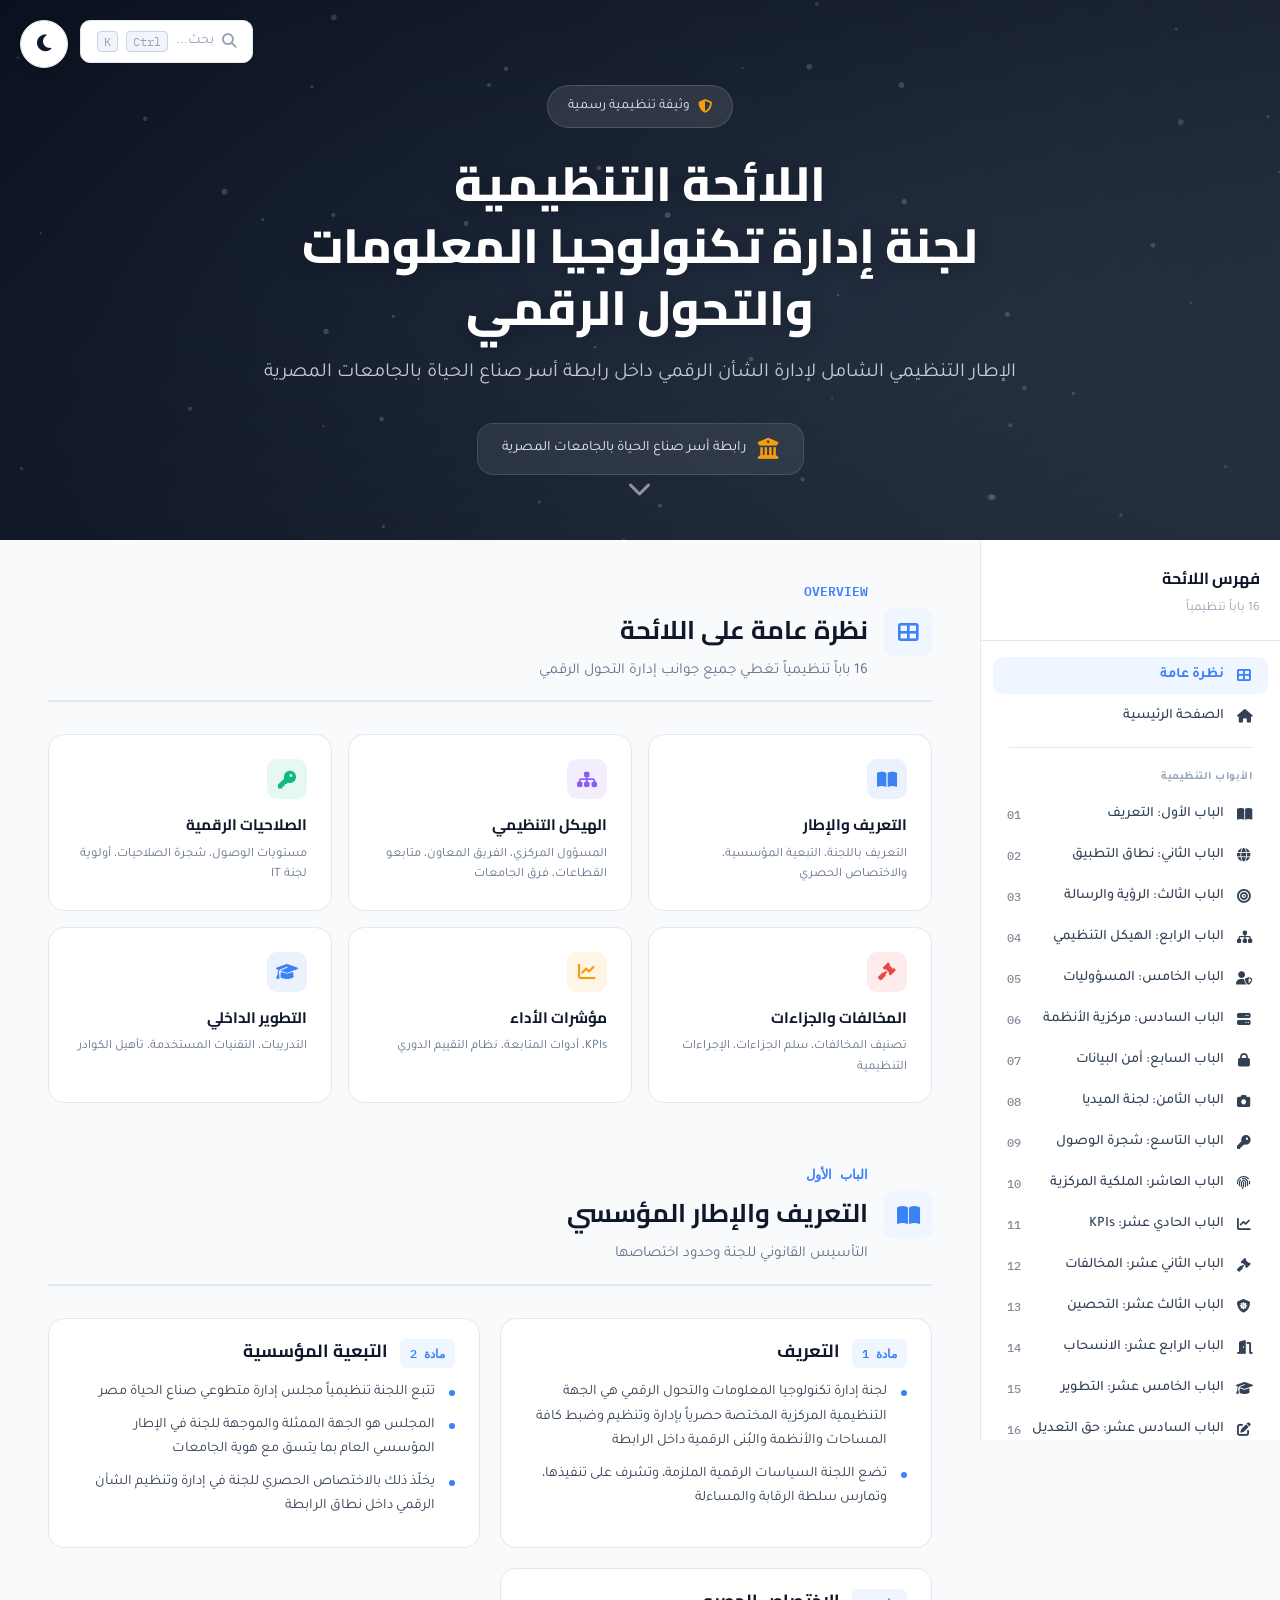
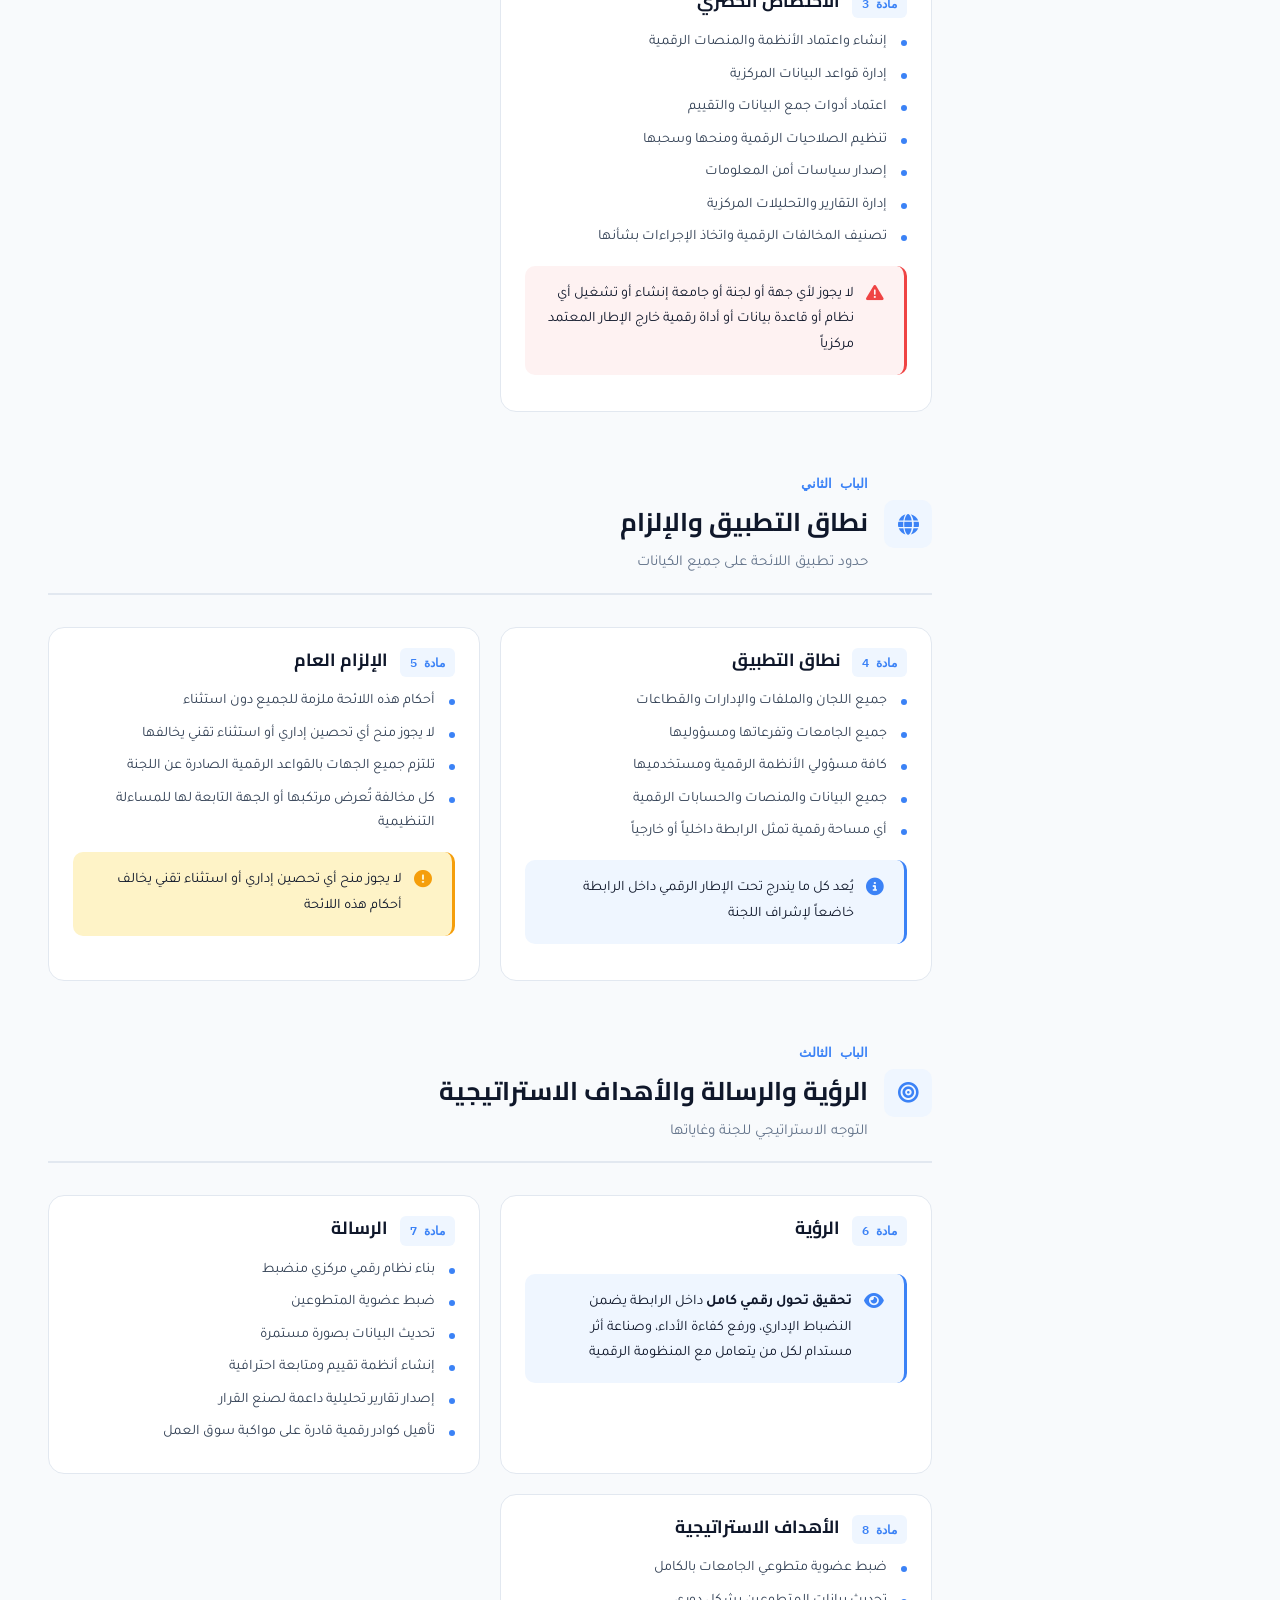
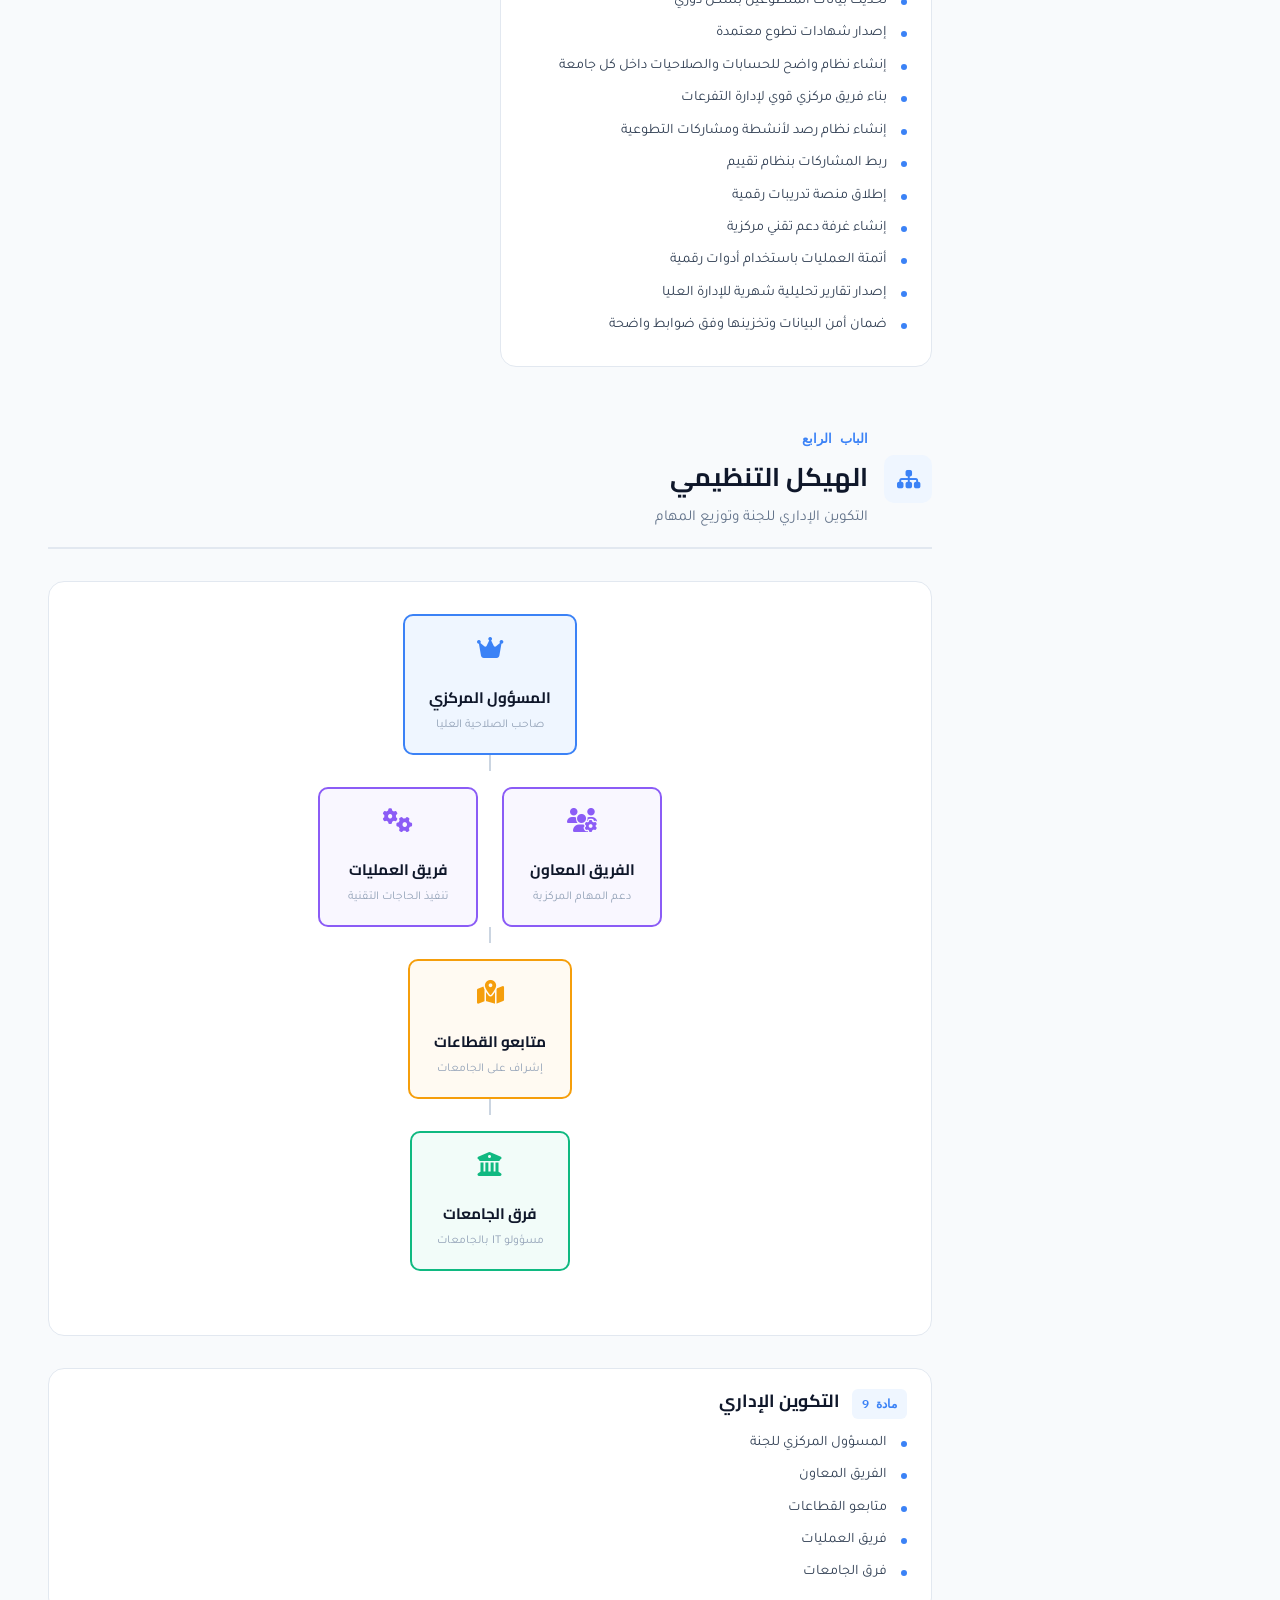
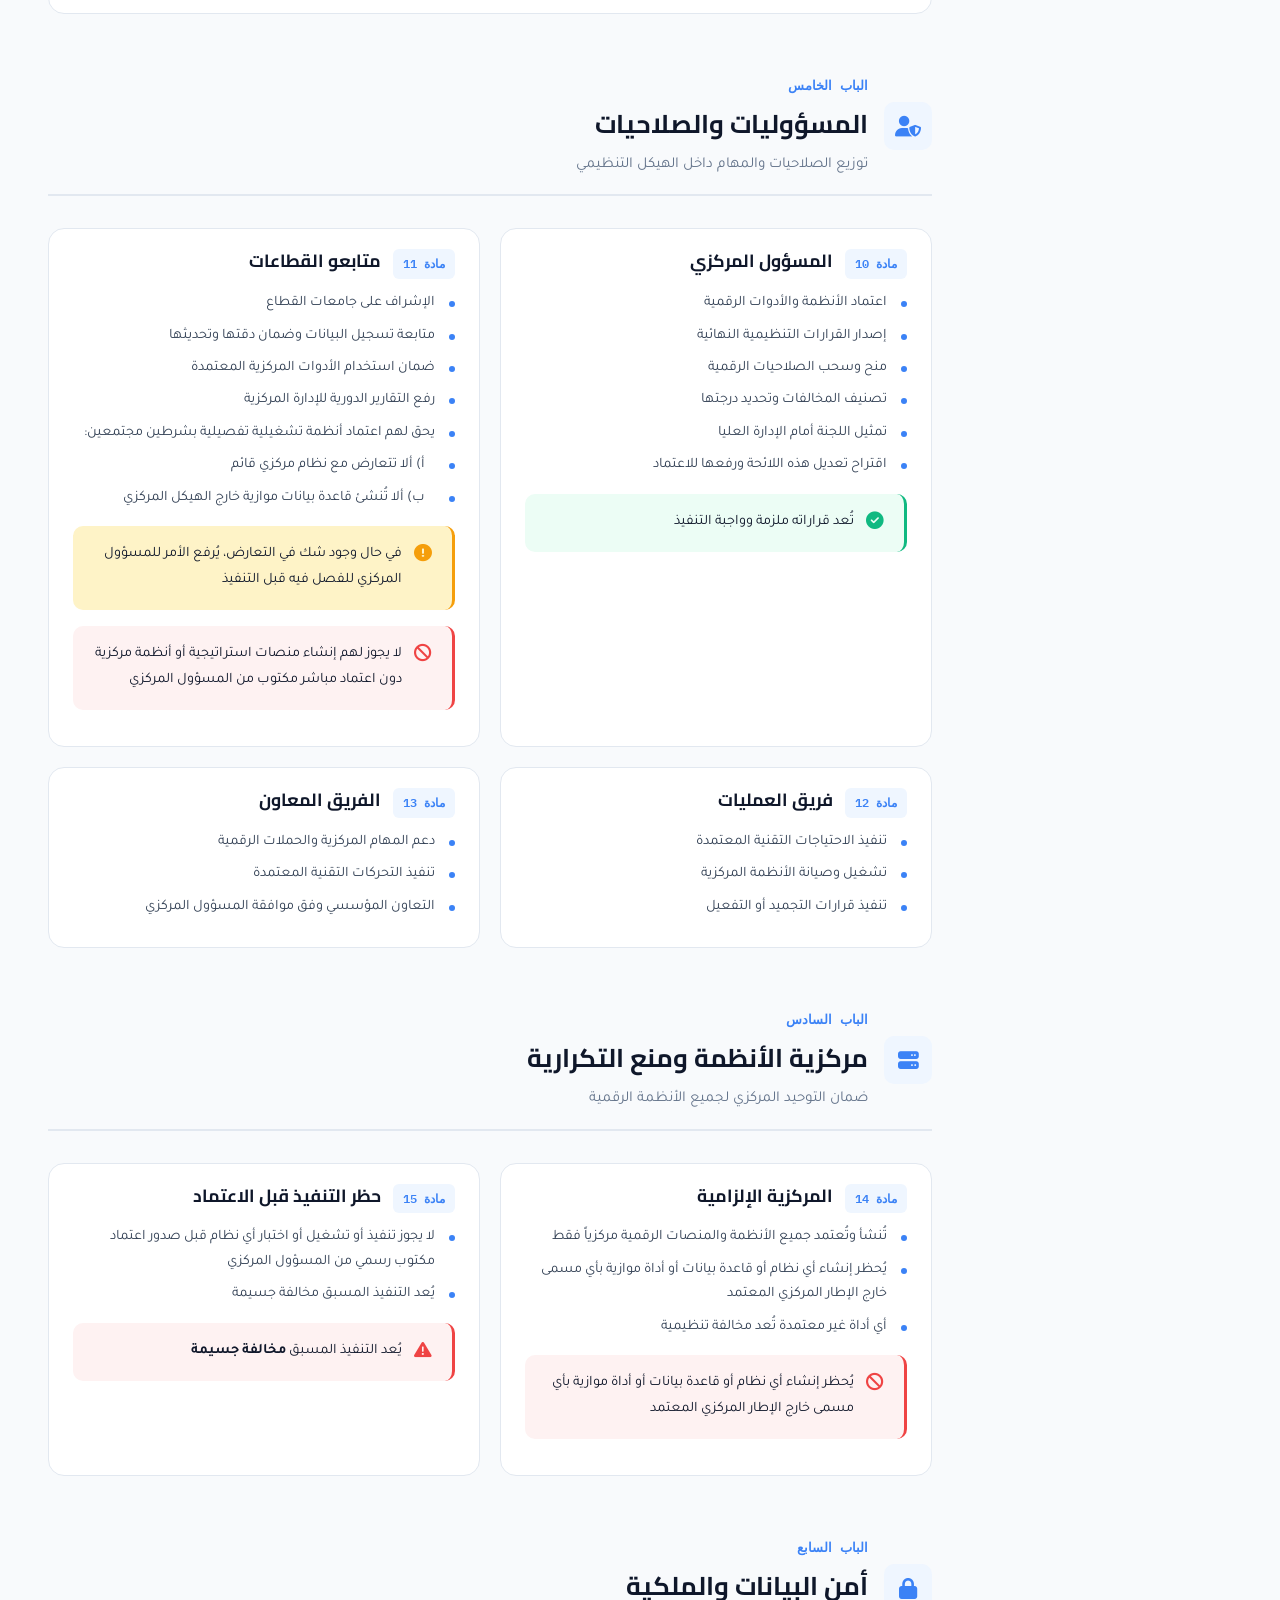
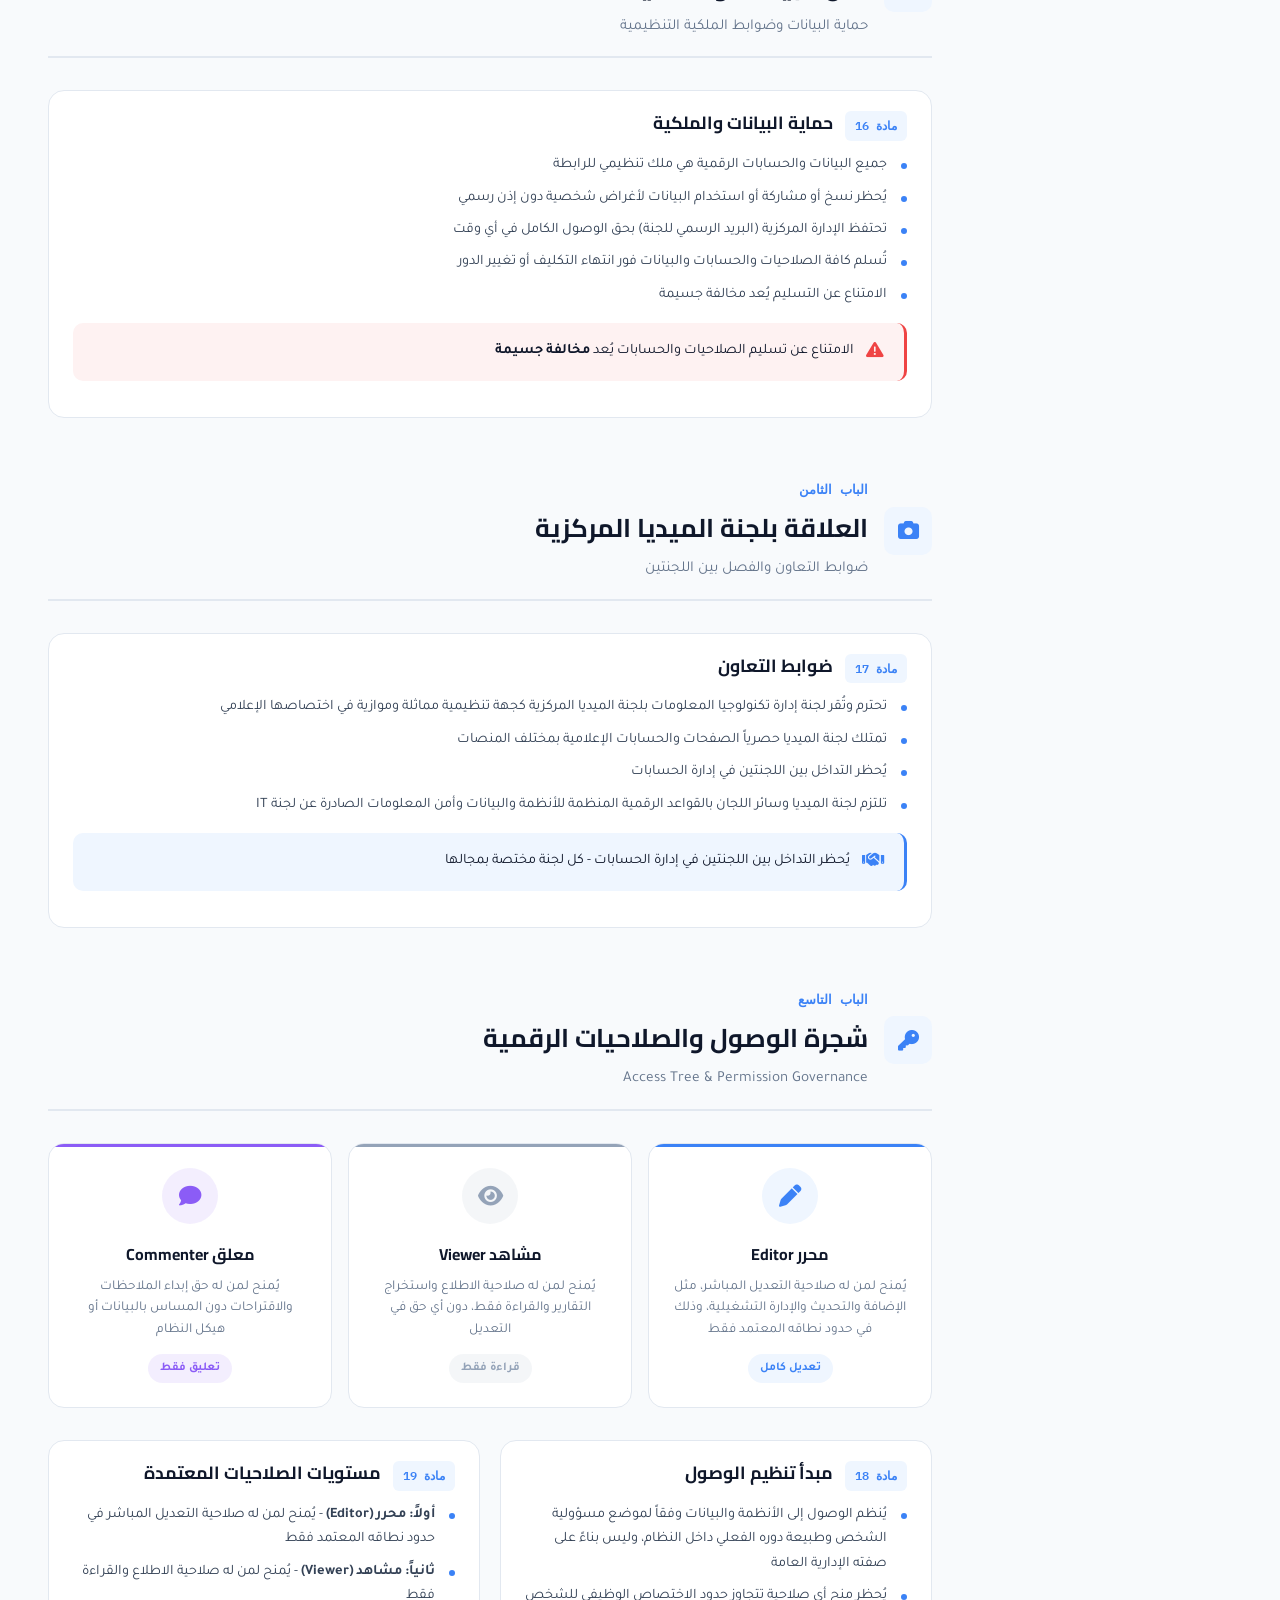
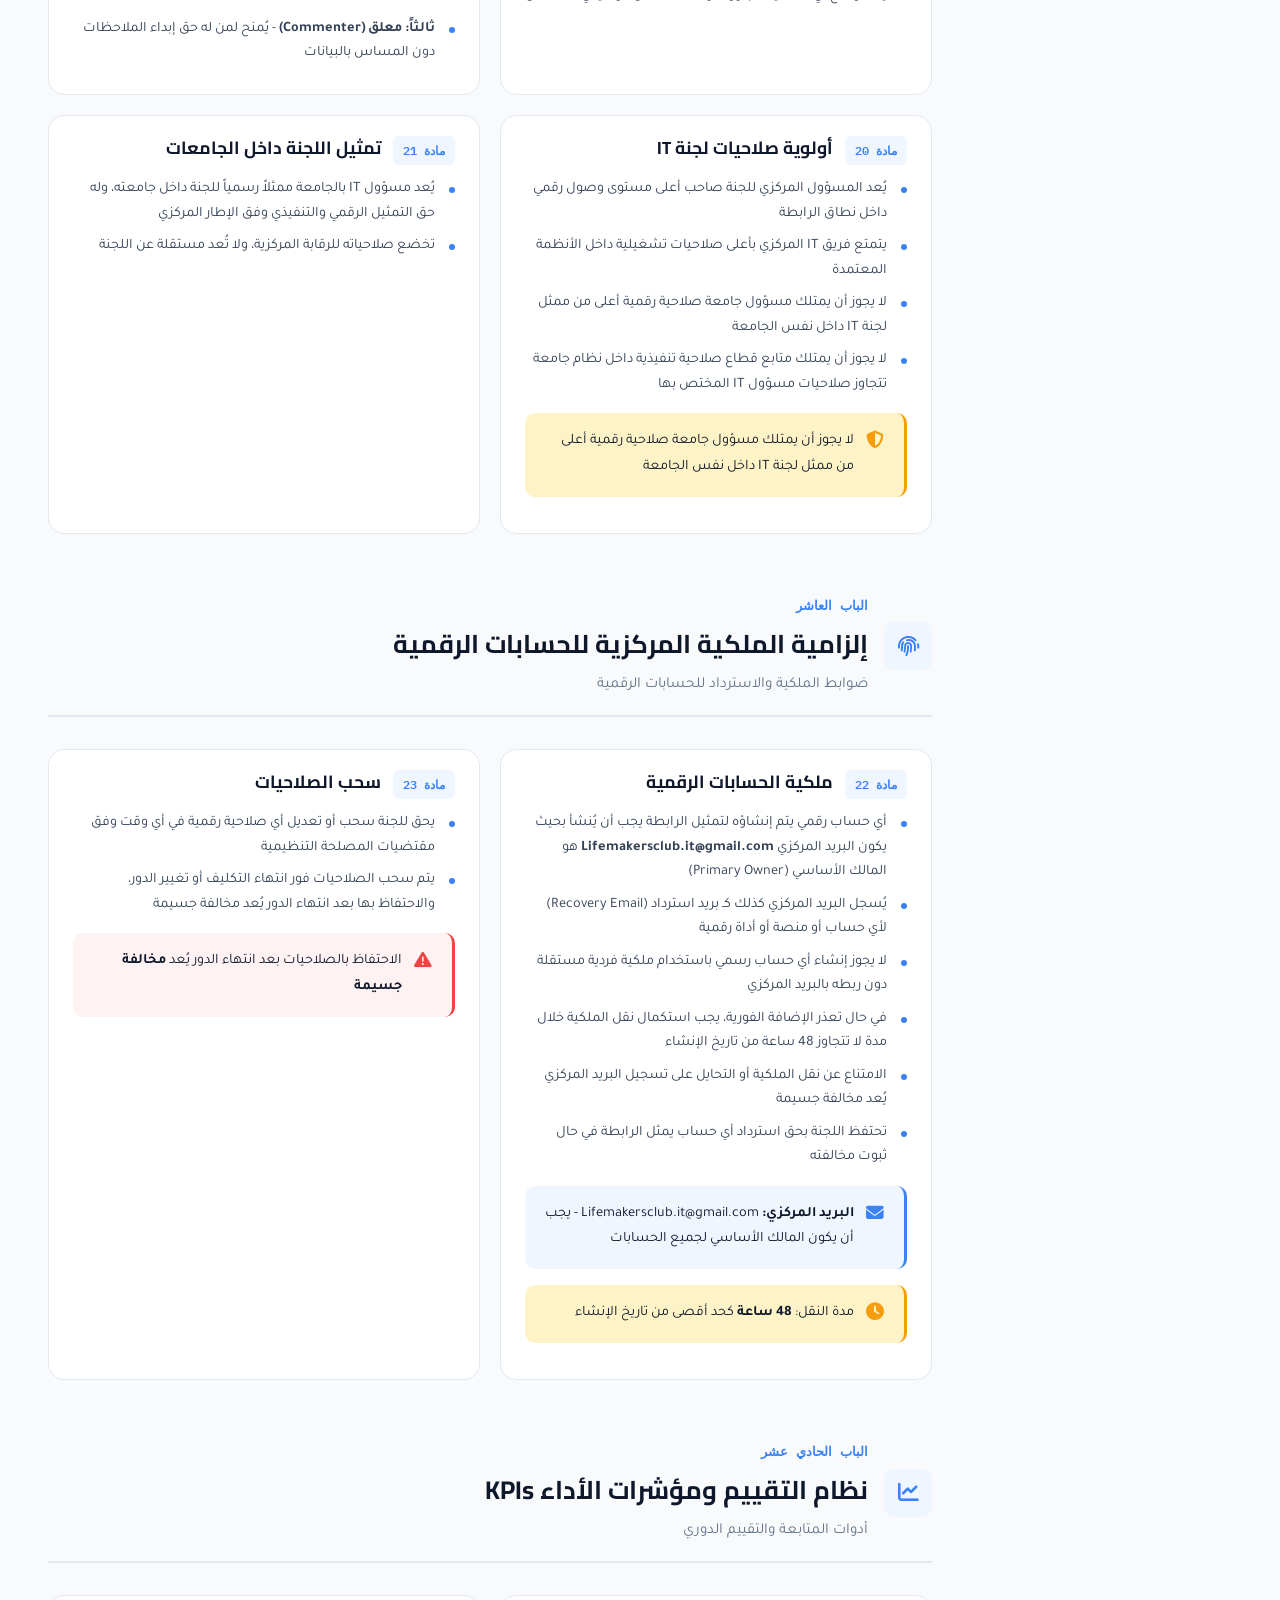
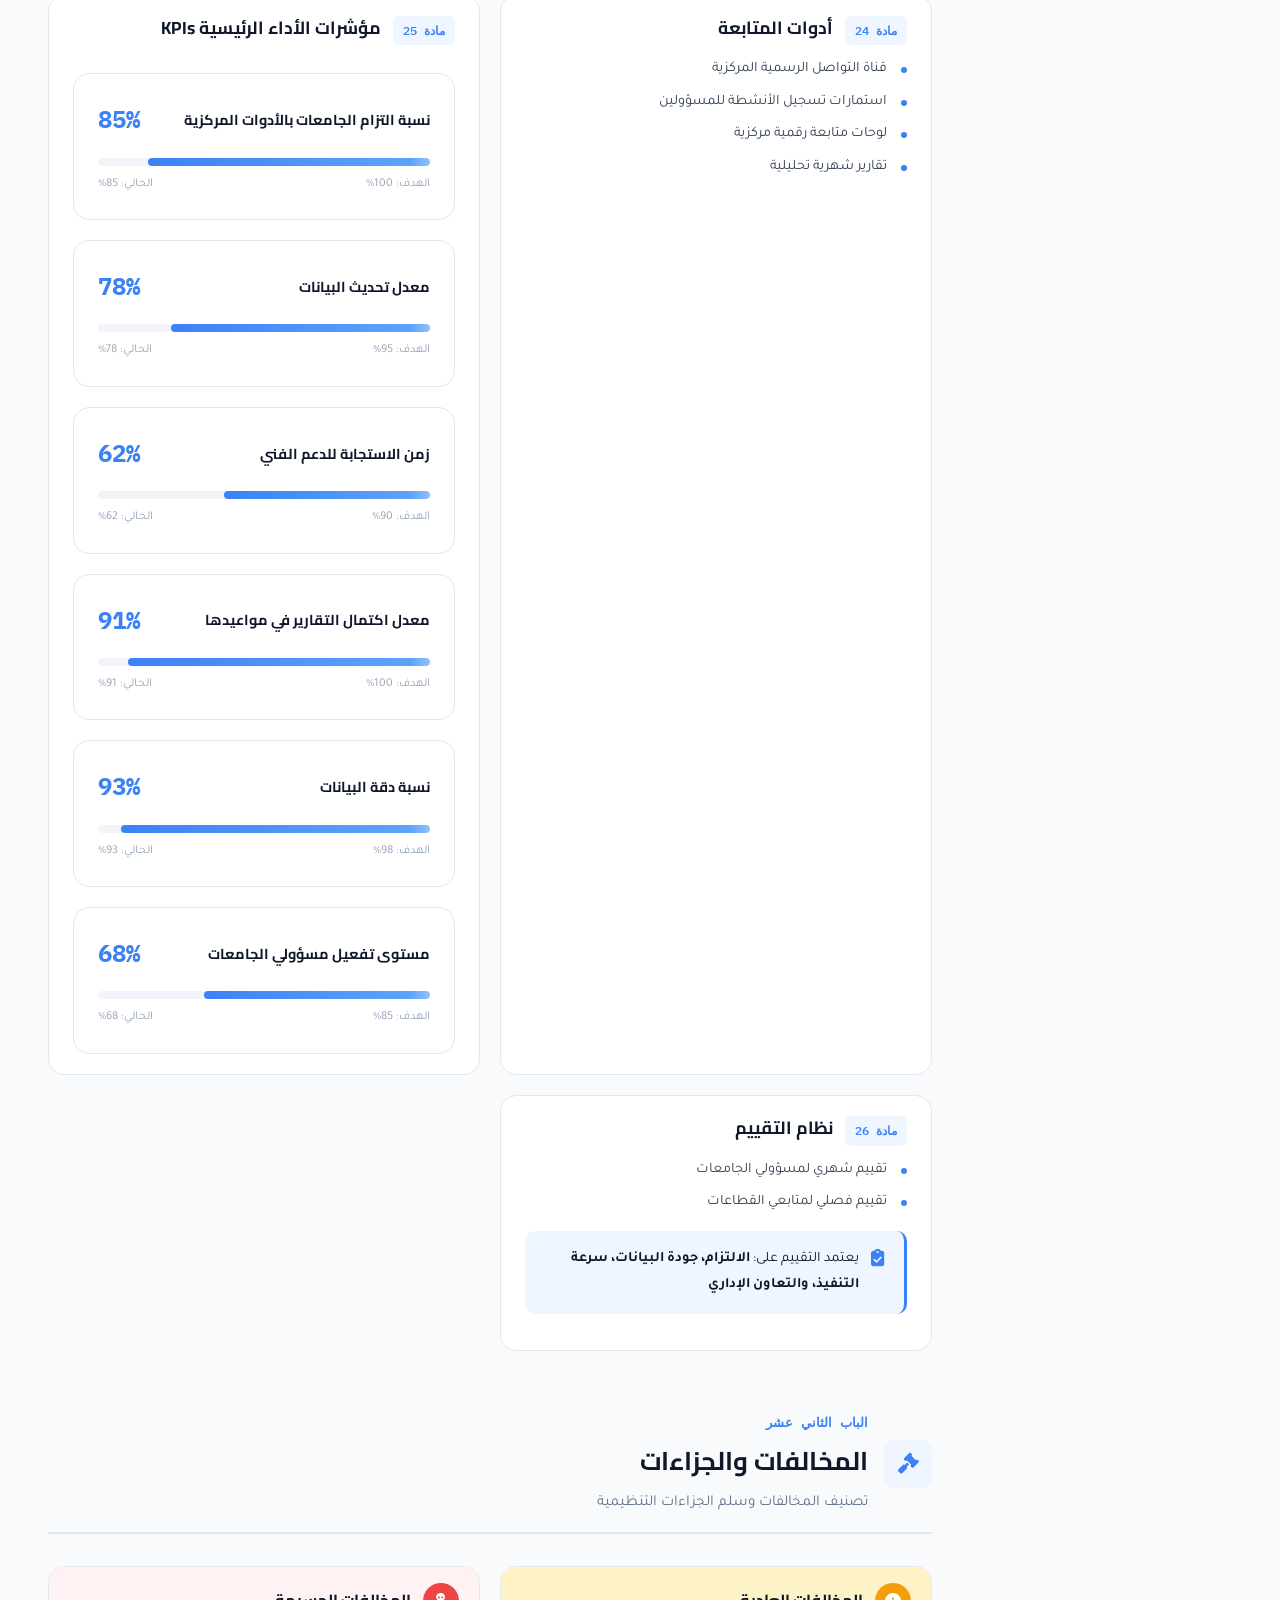
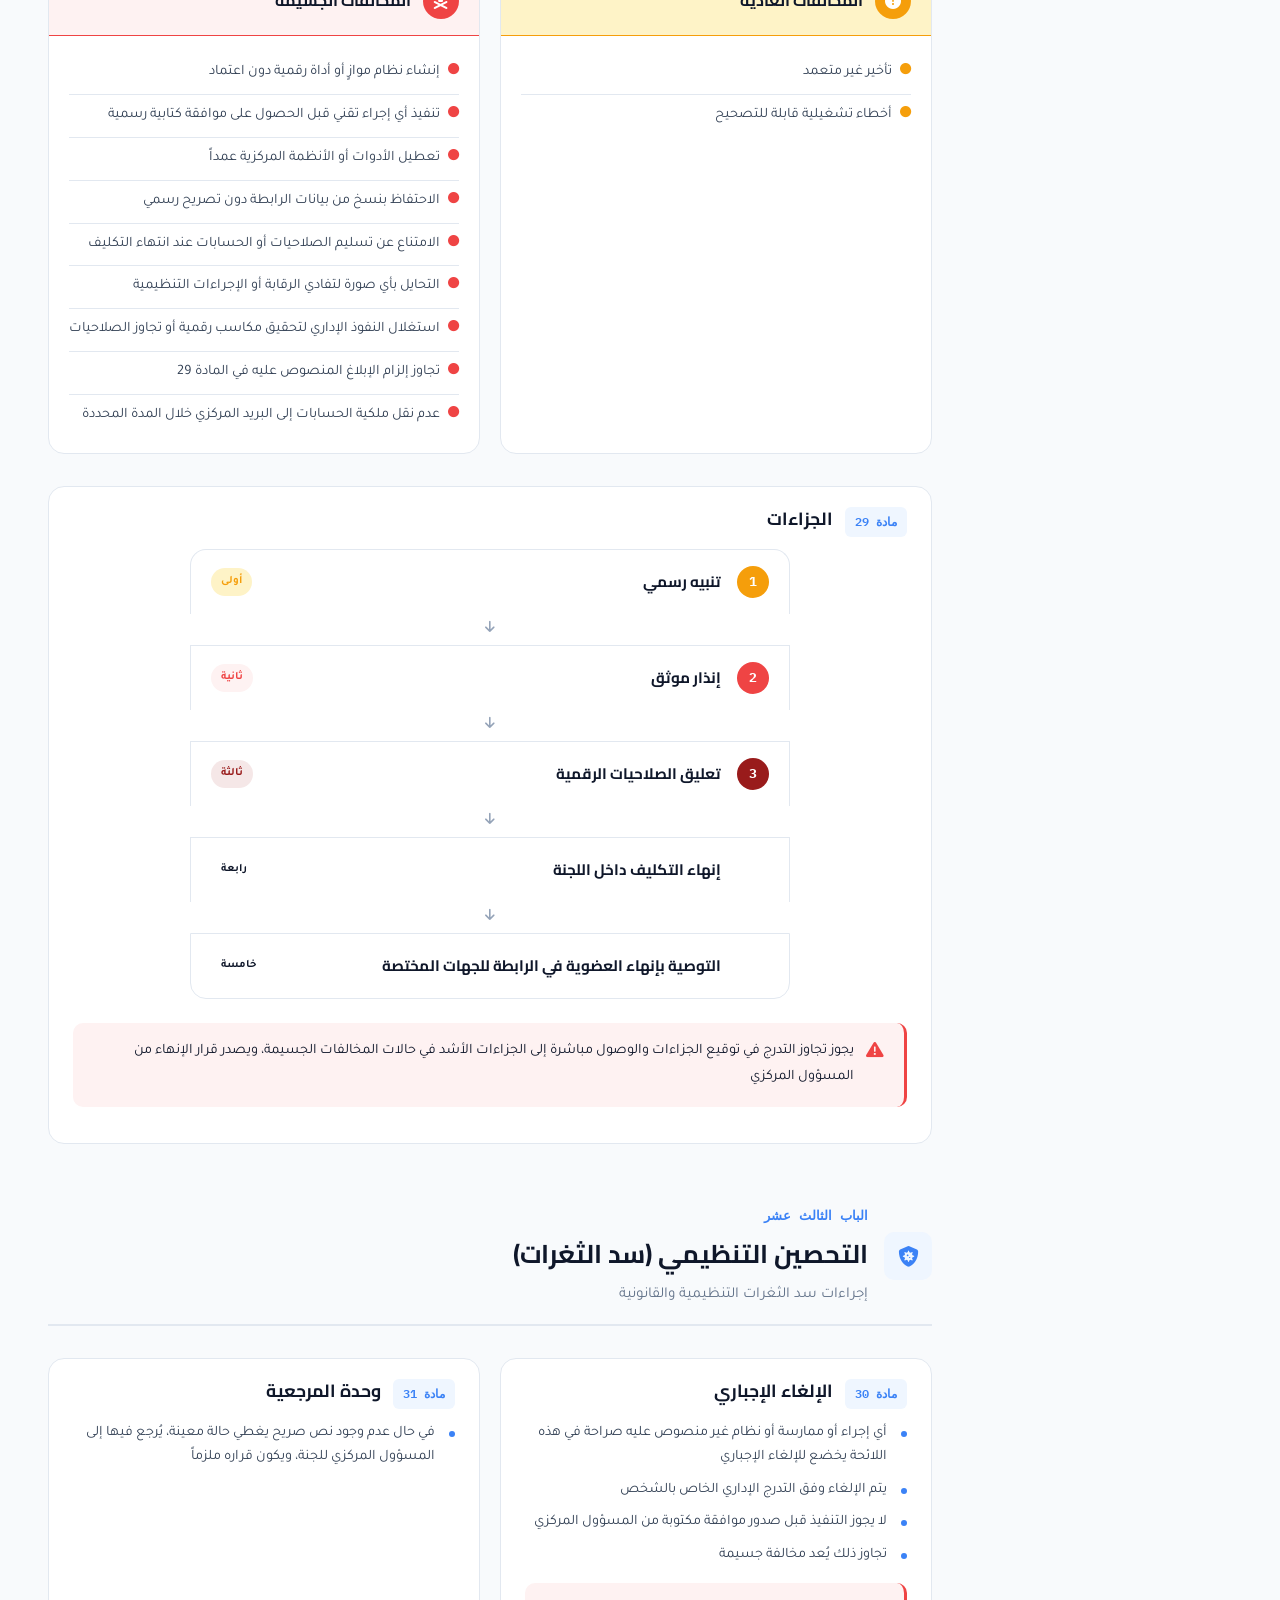
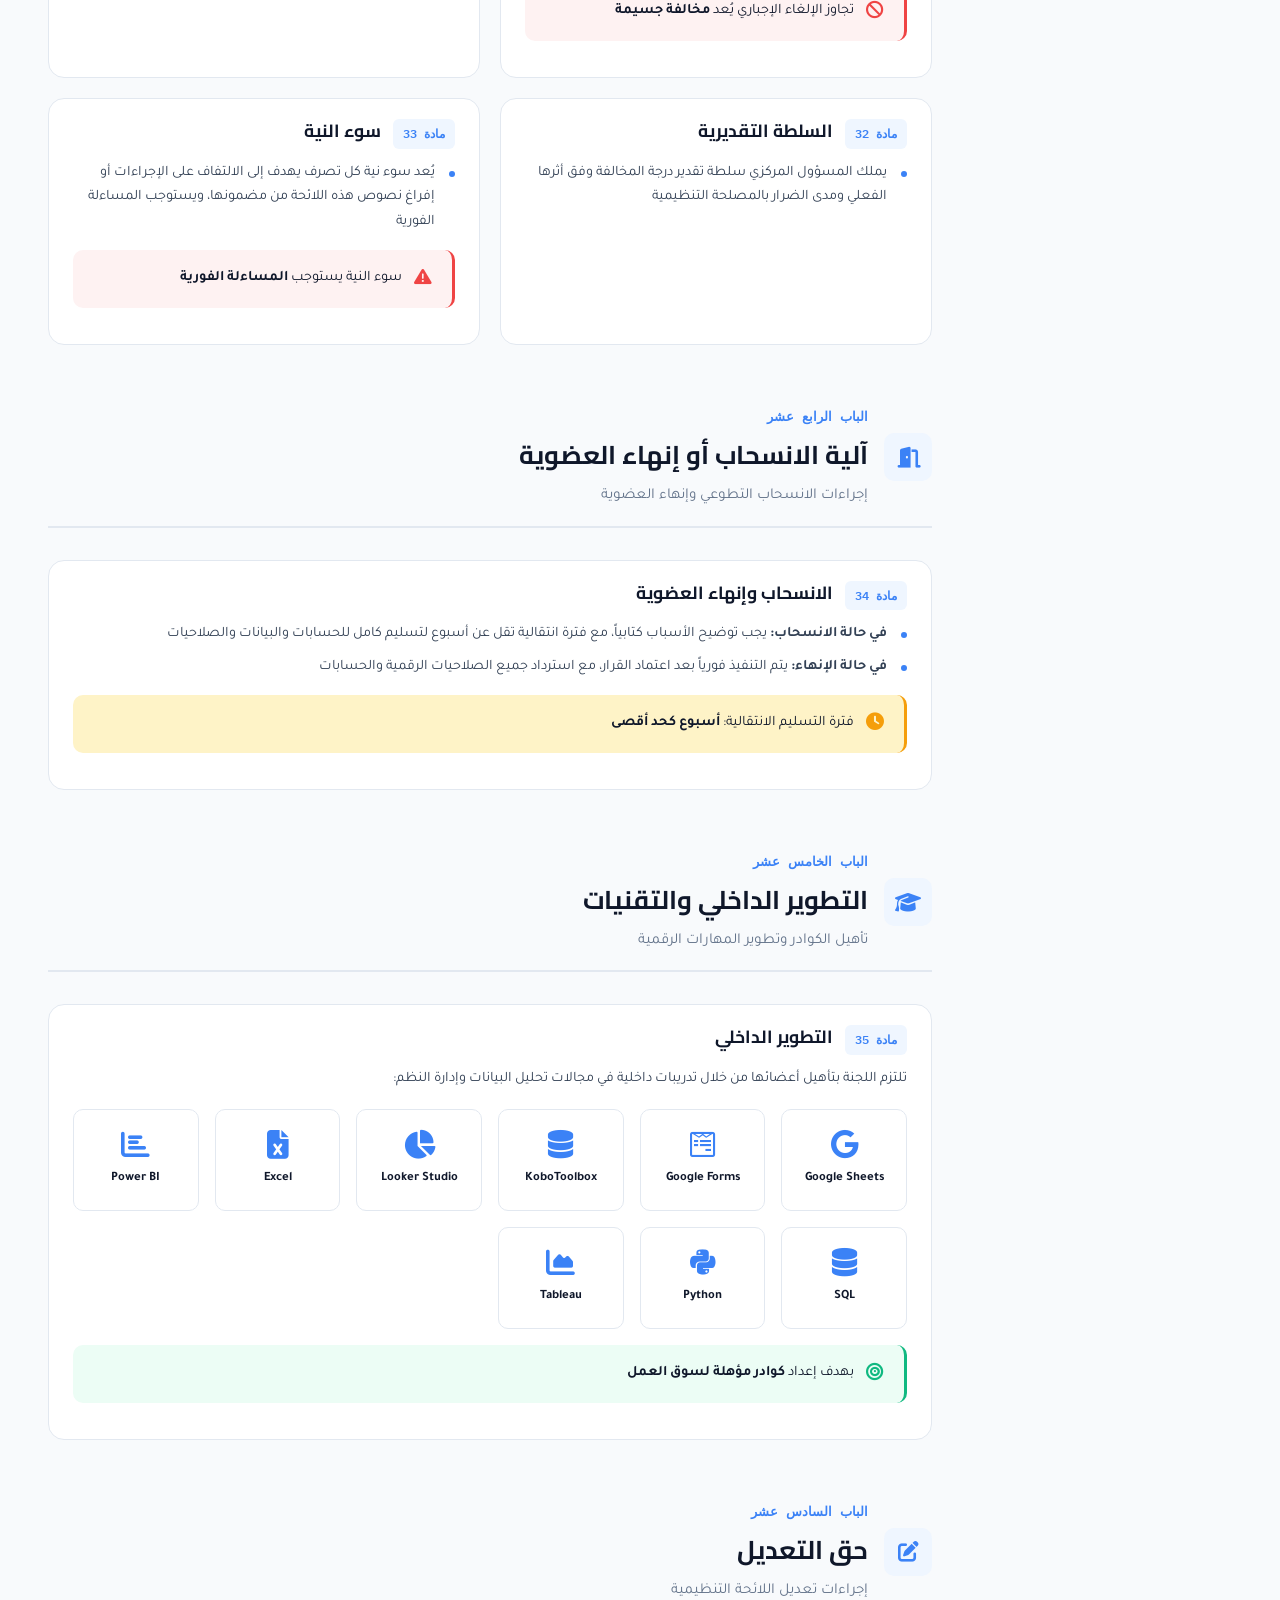
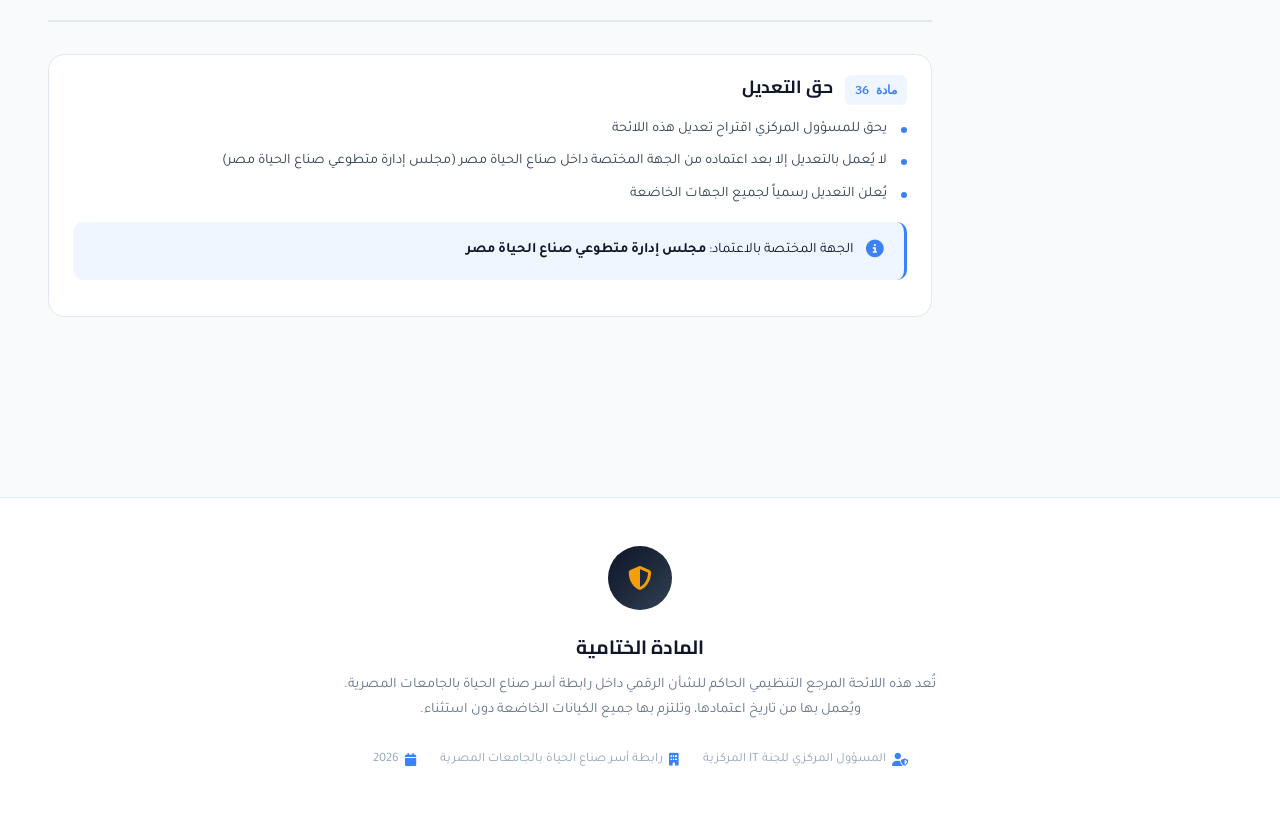
<file: index.html>
<!DOCTYPE html>
<html lang="ar" dir="rtl">
<head>
    <meta charset="UTF-8">
    <meta name="viewport" content="width=device-width, initial-scale=1.0">
    <title>اللائحة التنظيمية - لجنة إدارة تكنولوجيا المعلومات والتحول الرقمي</title>
    <link rel="preconnect" href="https://fonts.googleapis.com">
    <link rel="preconnect" href="https://fonts.gstatic.com" crossorigin>
    <link href="https://fonts.googleapis.com/css2?family=Cairo:wght@300;400;500;600;700;800;900&family=Tajawal:wght@300;400;500;700;800;900&family=IBM+Plex+Mono:wght@400;500;600&display=swap" rel="stylesheet">
    <link rel="stylesheet" href="https://cdnjs.cloudflare.com/ajax/libs/font-awesome/6.5.1/css/all.min.css">
    <link rel="stylesheet" href="styles.css">
</head>
<body>
    <!-- Theme Toggle -->
    <button class="theme-toggle" id="themeToggle" title="تبديل الوضع">
        <i class="fas fa-moon"></i>
    </button>

    <!-- Search Trigger -->
    <button class="search-trigger" id="searchTrigger">
        <i class="fas fa-search"></i>
        <span>بحث...</span>
        <kbd>Ctrl</kbd><kbd>K</kbd>
    </button>

    <!-- Search Overlay -->
    <div class="search-overlay" id="searchOverlay">
        <div class="search-box">
            <div class="search-input-wrapper">
                <i class="fas fa-search"></i>
                <input type="text" class="search-input" id="searchInput" placeholder="ابحث في اللائحة..." autocomplete="off">
                <button class="search-close" id="searchClose"><i class="fas fa-times"></i></button>
            </div>
            <div class="search-results" id="searchResults"></div>
        </div>
    </div>

    <!-- Sidebar Overlay (Mobile) -->
    <div class="sidebar-overlay" id="sidebarOverlay"></div>

    <!-- Mobile Toggle -->
    <button class="sidebar-toggle" id="sidebarToggle">
        <i class="fas fa-bars"></i>
    </button>

    <!-- Hero Section -->
    <section class="hero" id="hero">
        <canvas id="particles-canvas"></canvas>
        <div class="hero-content">
            <div class="hero-badge">
                <i class="fas fa-shield-alt"></i>
                <span>وثيقة تنظيمية رسمية</span>
            </div>
            <h1>اللائحة التنظيمية<br>لجنة إدارة تكنولوجيا المعلومات والتحول الرقمي</h1>
            <p class="hero-subtitle">الإطار التنظيمي الشامل لإدارة الشأن الرقمي داخل رابطة أسر صناع الحياة بالجامعات المصرية</p>
            <div class="hero-org">
                <i class="fas fa-university"></i>
                <span>رابطة أسر صناع الحياة بالجامعات المصرية</span>
            </div>
        </div>
        <div class="hero-scroll" onclick="document.getElementById('overview').scrollIntoView({behavior:'smooth'})">
            <i class="fas fa-chevron-down"></i>
        </div>
    </section>

    <div class="layout">
        <!-- Sidebar -->
        <aside class="sidebar" id="sidebar">
            <div class="sidebar-header">
                <div class="sidebar-title">فهرس اللائحة</div>
                <div class="sidebar-subtitle">16 باباً تنظيمياً</div>
            </div>
            <nav class="sidebar-nav" id="sidebarNav">
                <!-- Generated by JS -->
            </nav>
        </aside>

        <!-- Main Content -->
        <main class="main-content" id="mainContent">
            <!-- Content injected by JS -->
        </main>
    </div>

    <!-- Footer -->
    <footer class="page-footer" id="pageFooter">
        <div class="footer-seal"><i class="fas fa-shield-alt"></i></div>
        <div class="footer-title">المادة الختامية</div>
        <div class="footer-text">
            تُعد هذه اللائحة المرجع التنظيمي الحاكم للشأن الرقمي داخل رابطة أسر صناع الحياة بالجامعات المصرية.
            ويُعمل بها من تاريخ اعتمادها، وتلتزم بها جميع الكيانات الخاضعة دون استثناء.
        </div>
        <div class="footer-meta">
            <span><i class="fas fa-user-shield"></i> المسؤول المركزي للجنة IT المركزية</span>
            <span><i class="fas fa-building"></i> رابطة أسر صناع الحياة بالجامعات المصرية</span>
            <span><i class="fas fa-calendar"></i> 2026</span>
        </div>
    </footer>

    <script src="content.js"></script>
    <script src="script.js"></script>
</body>
</html>
</file>
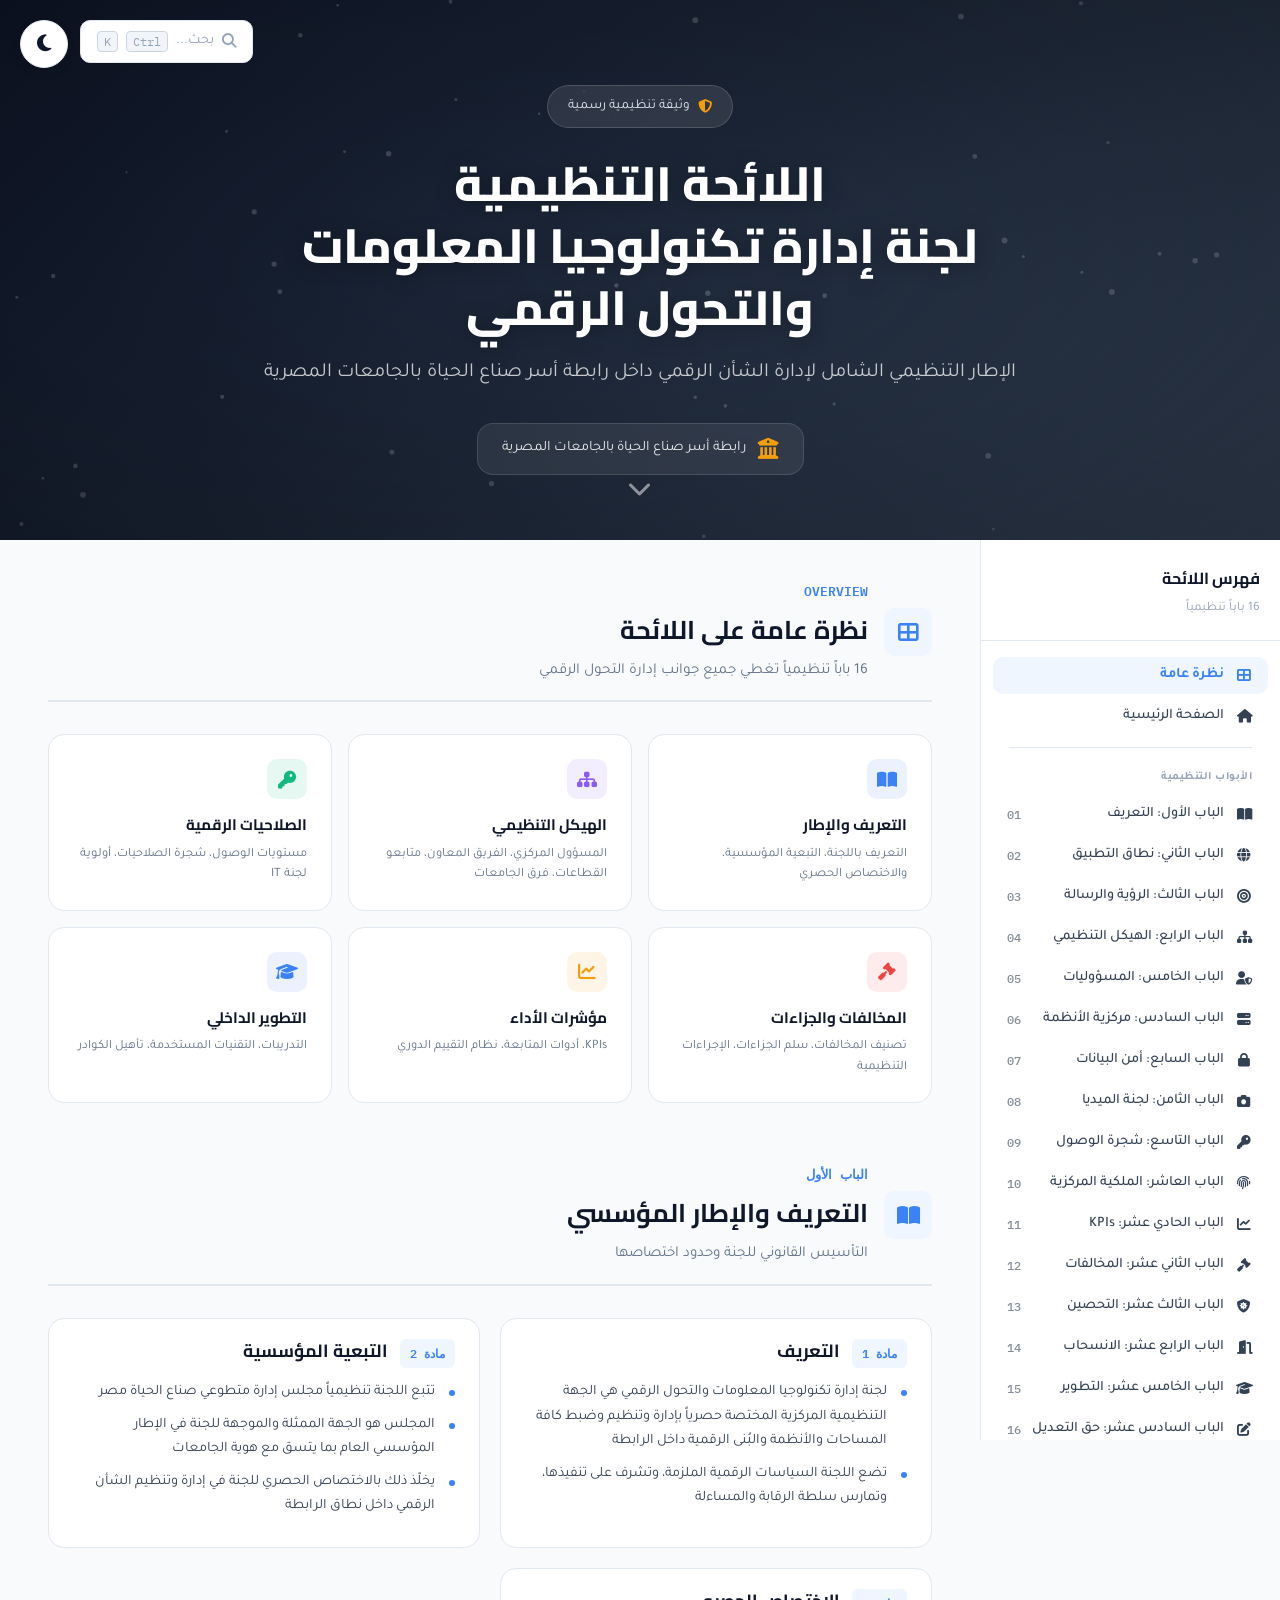
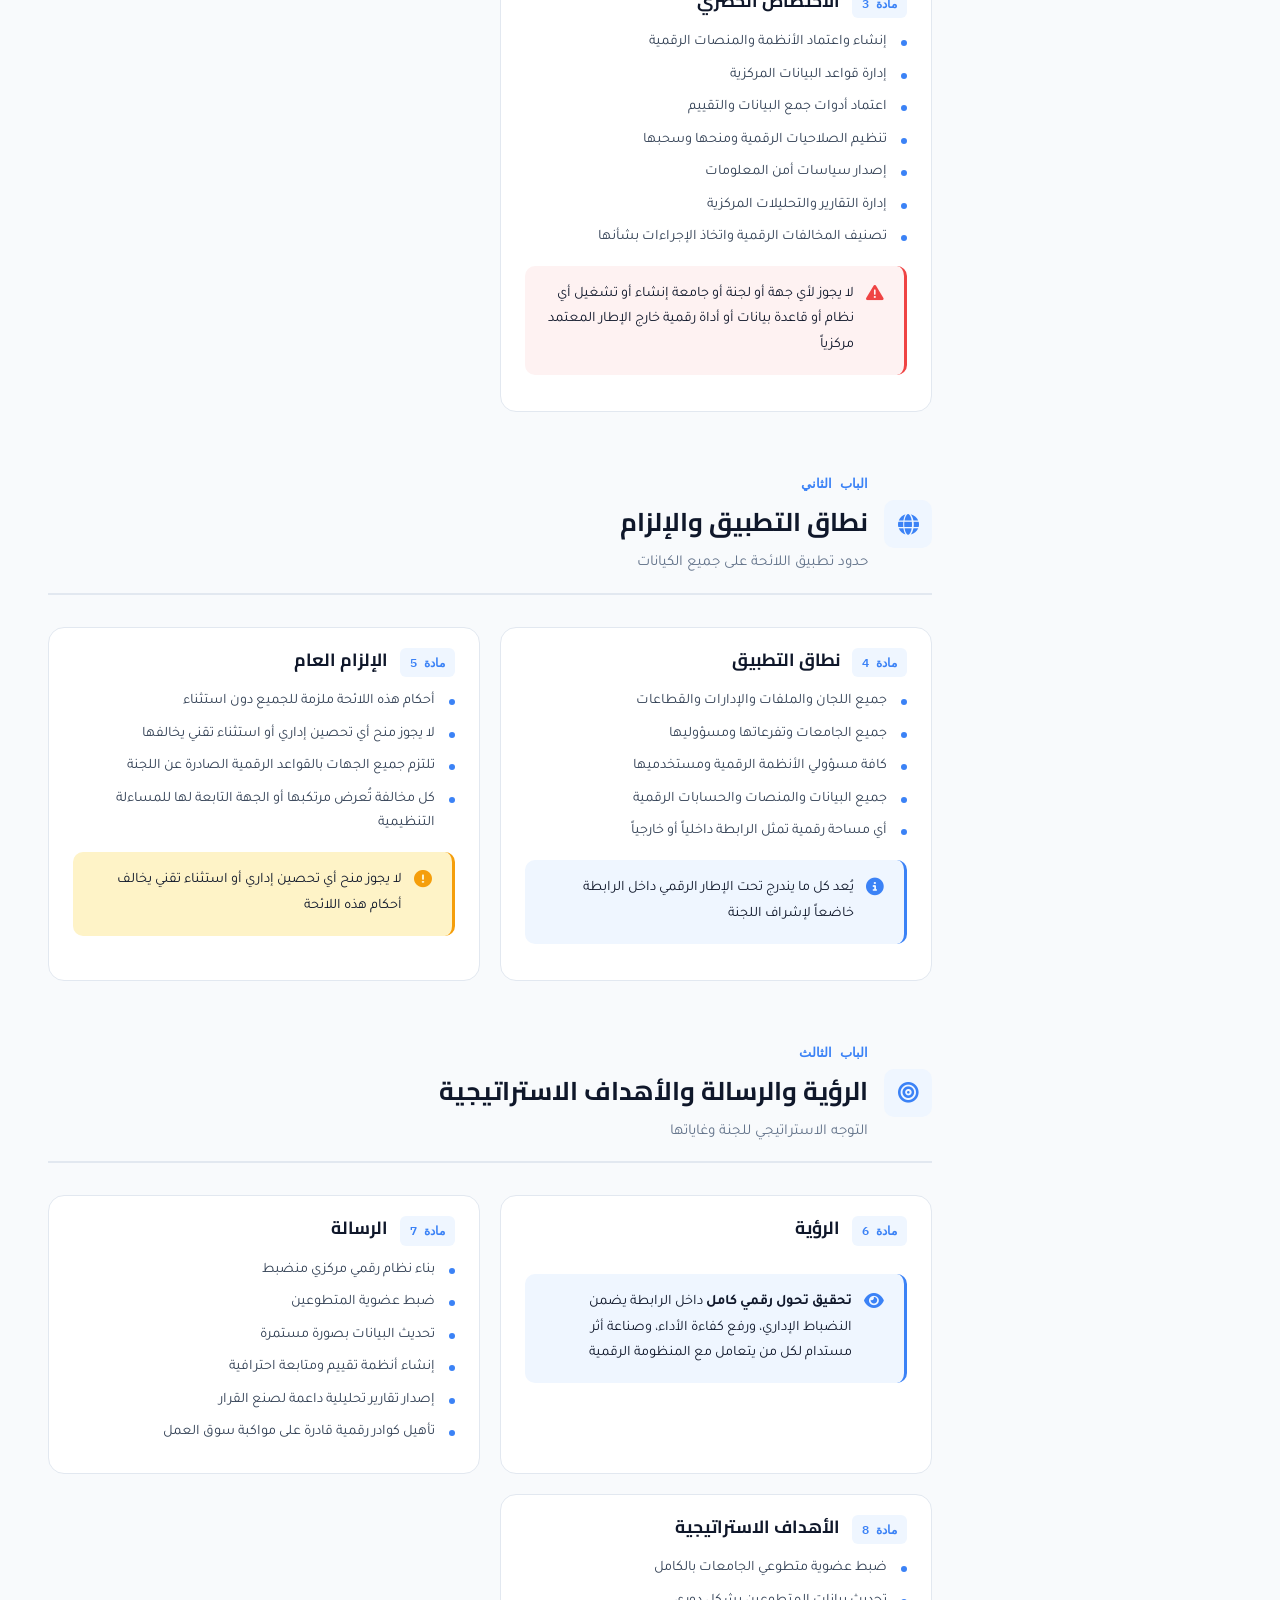
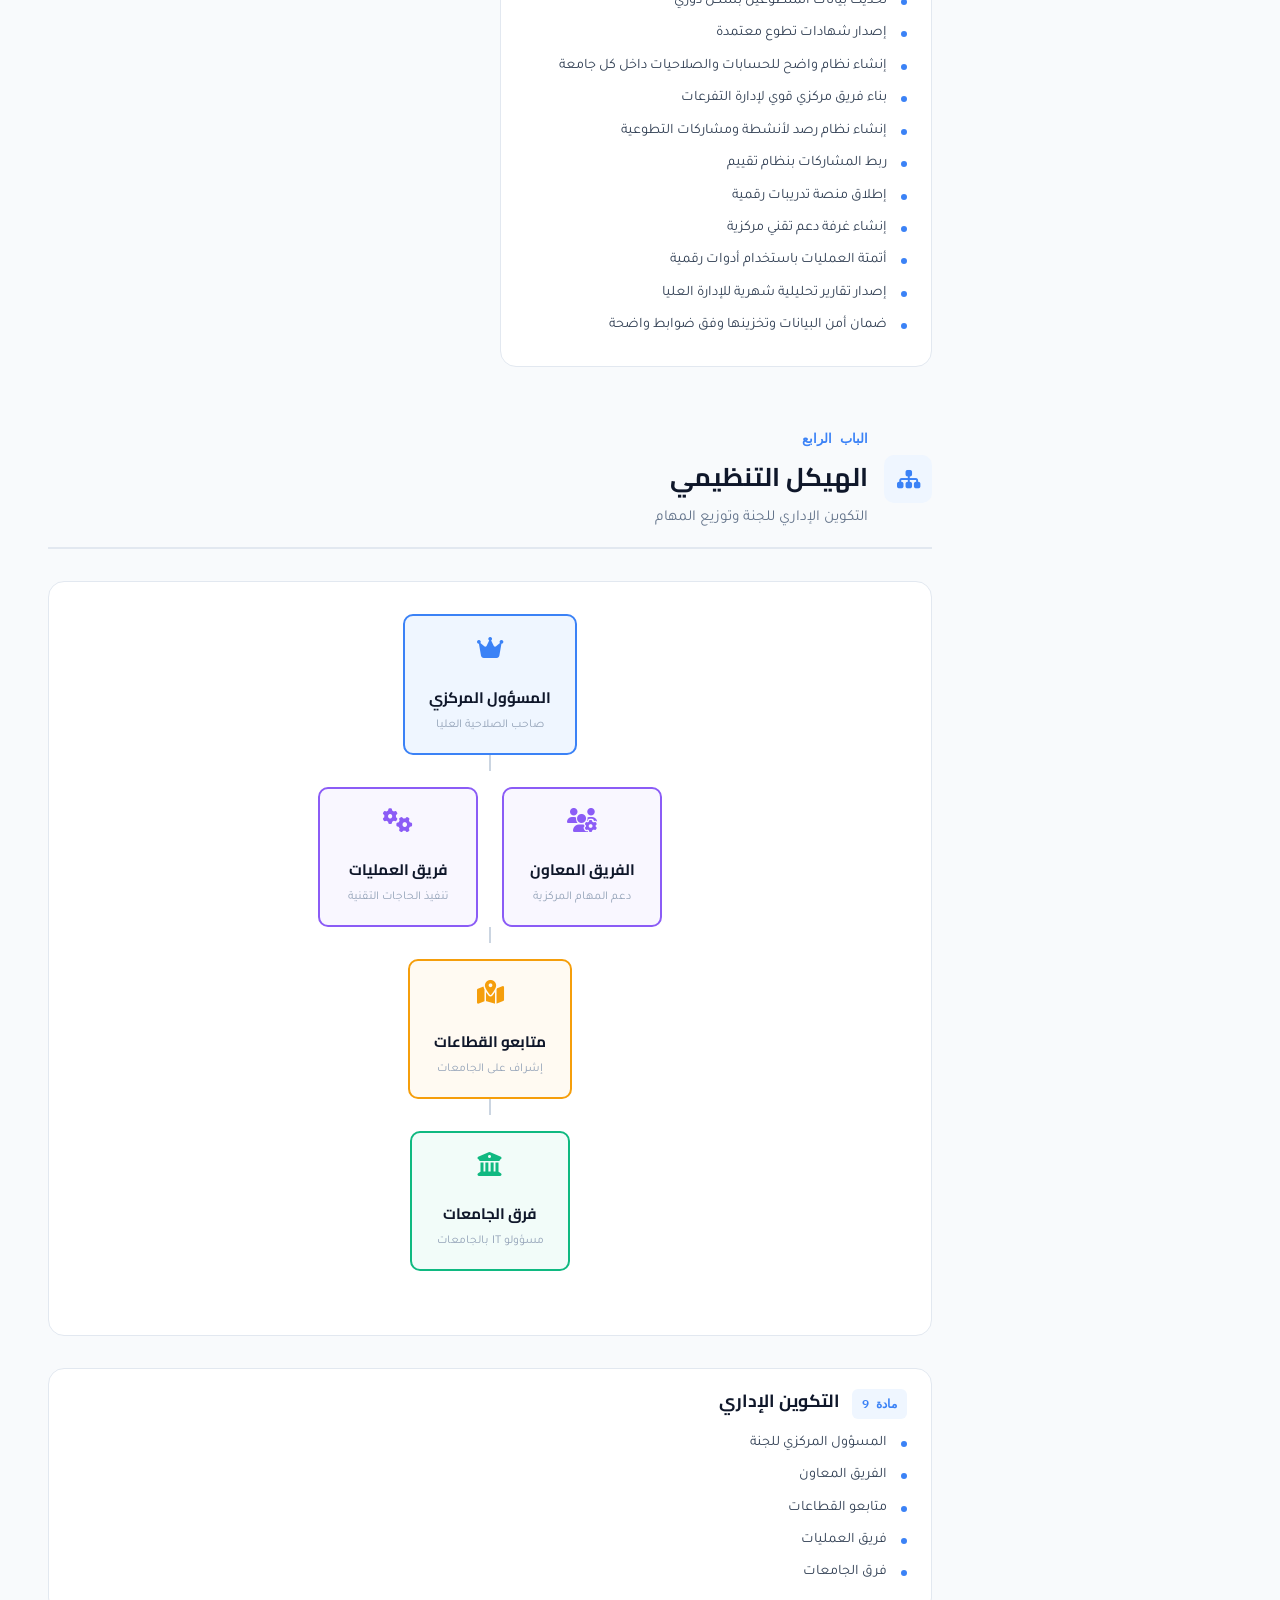
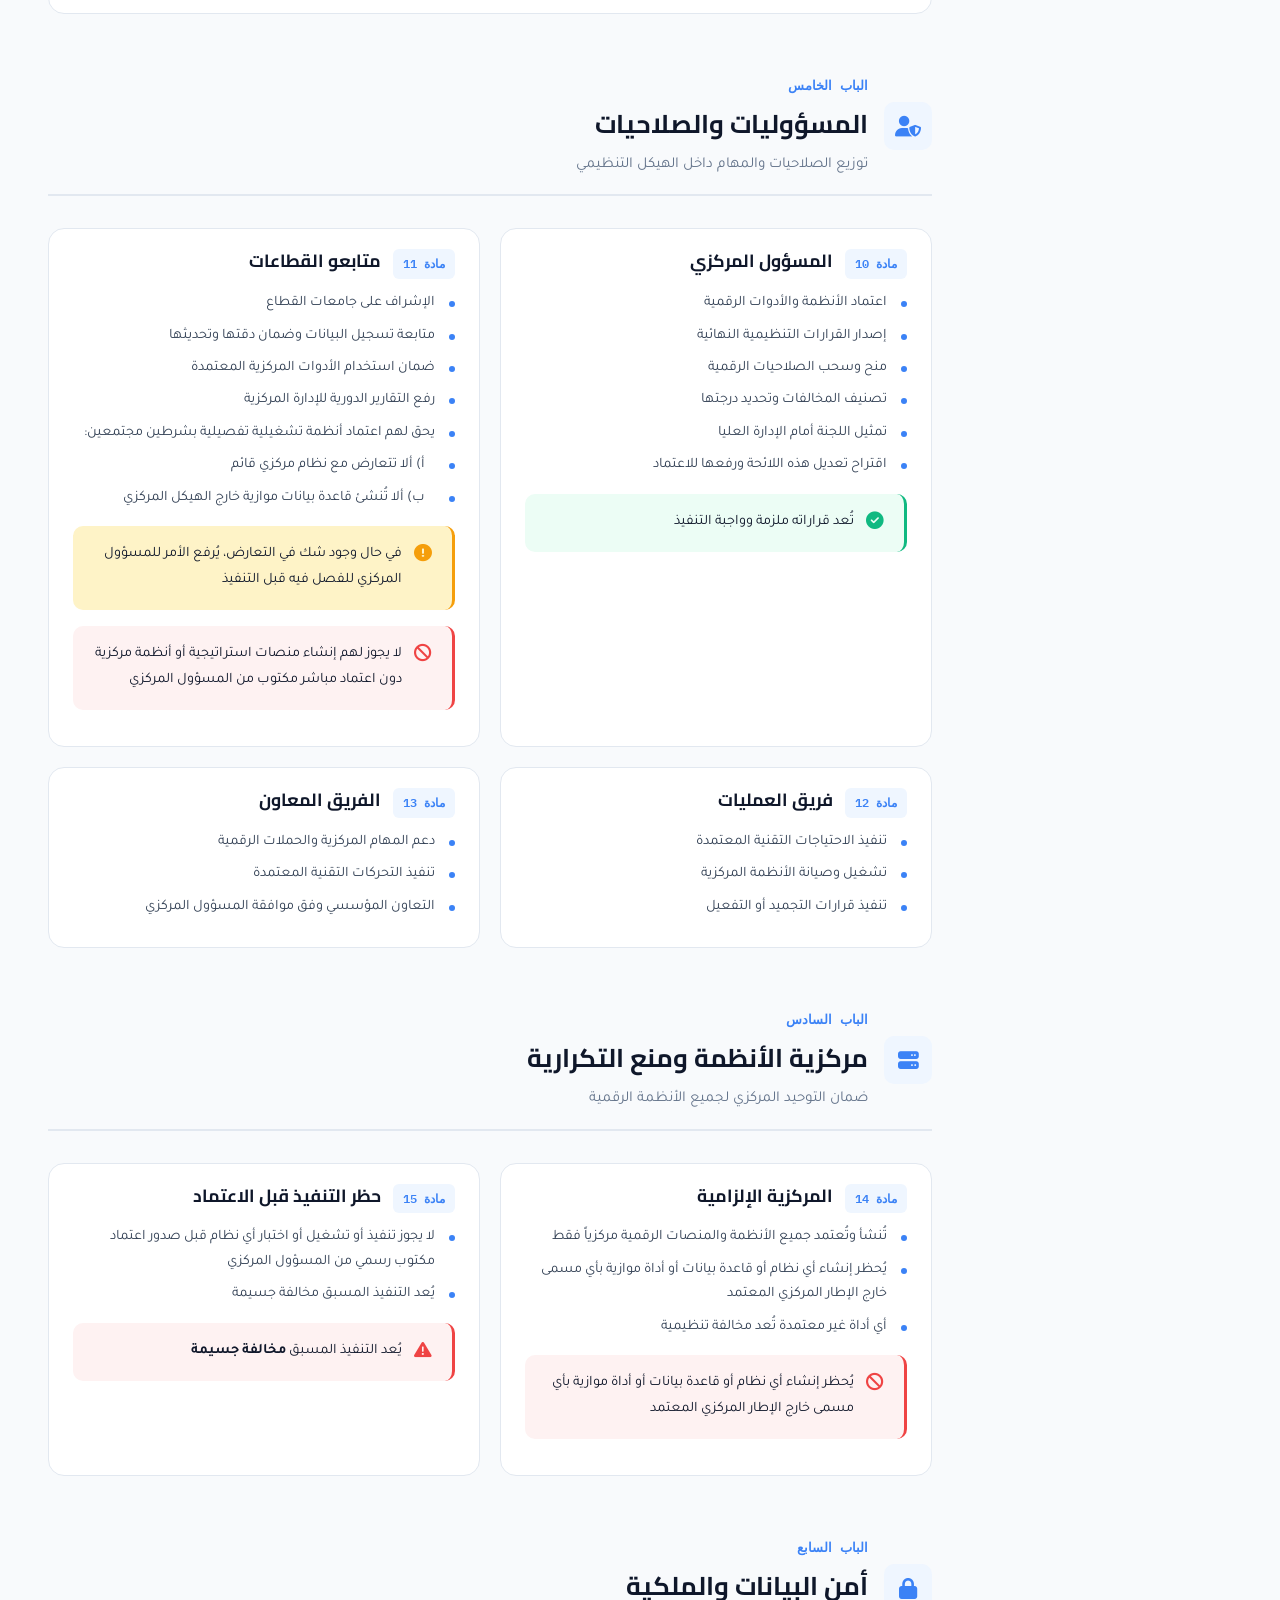
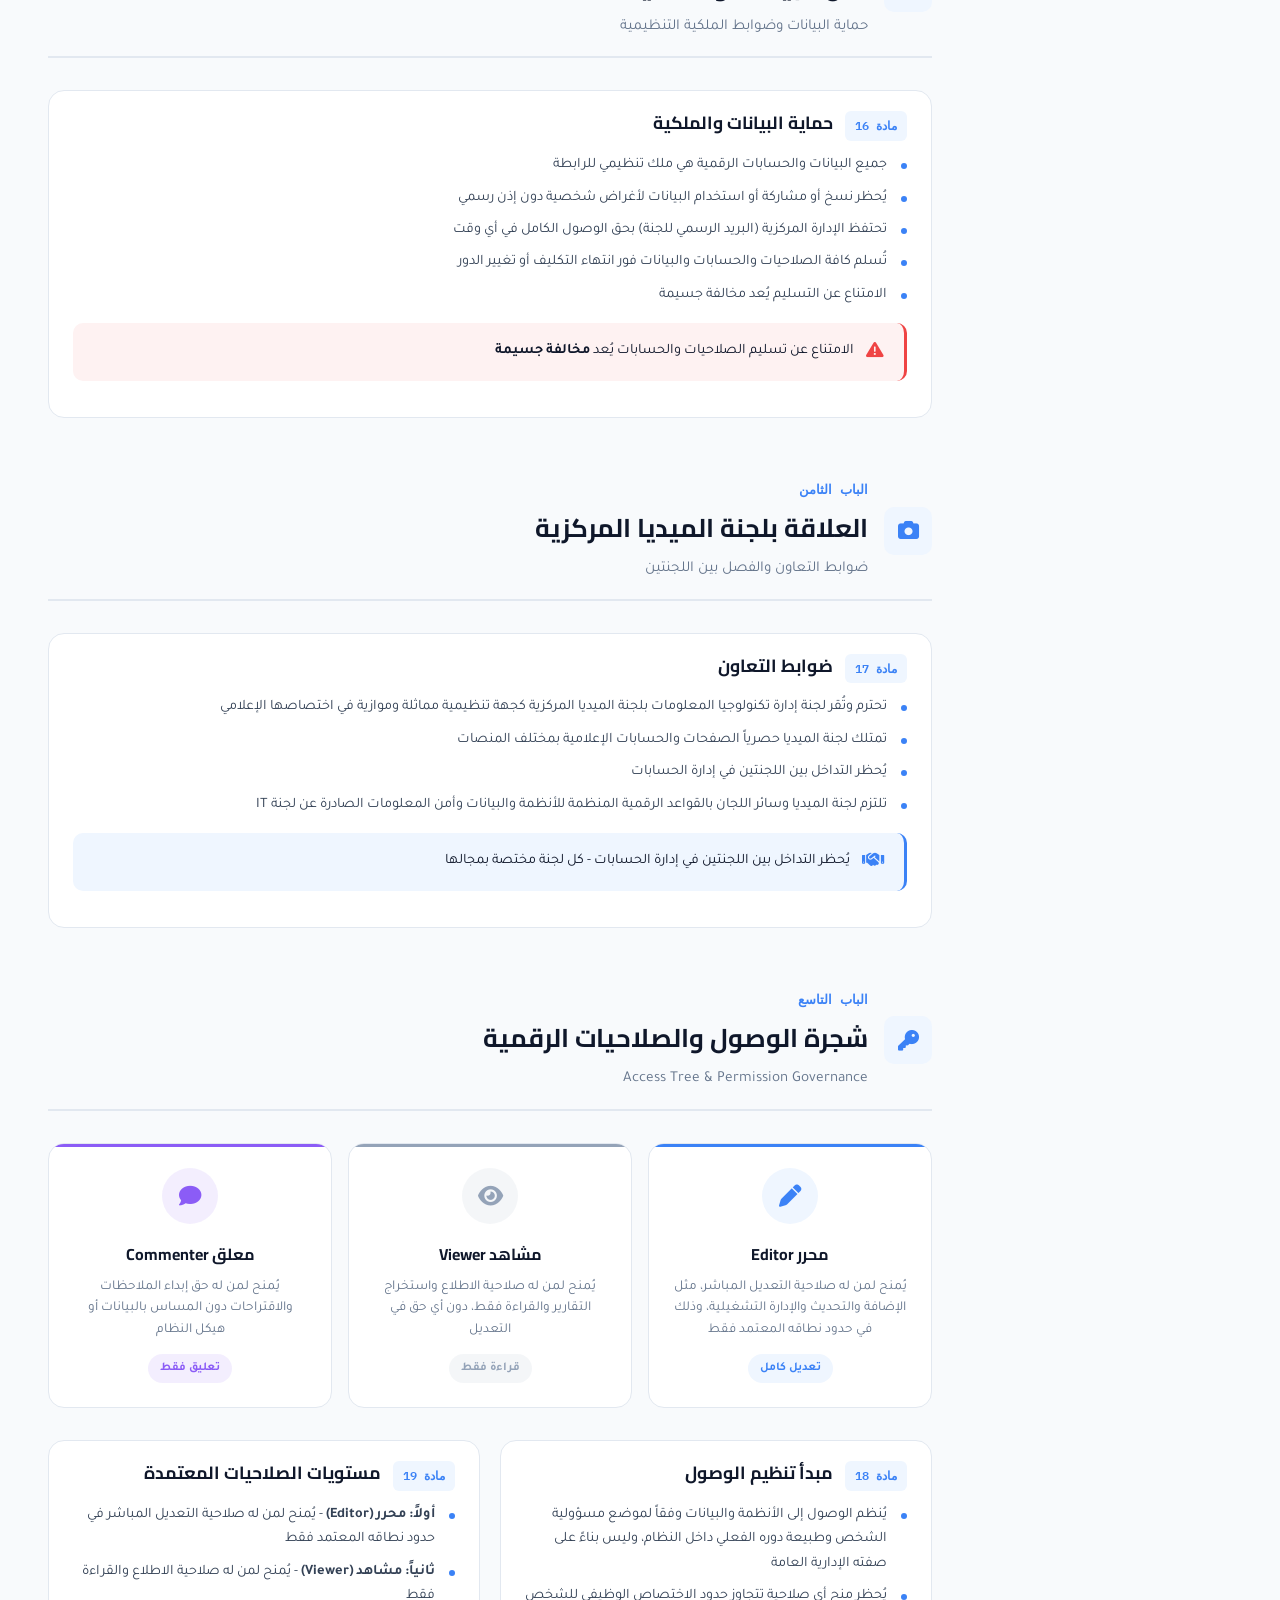
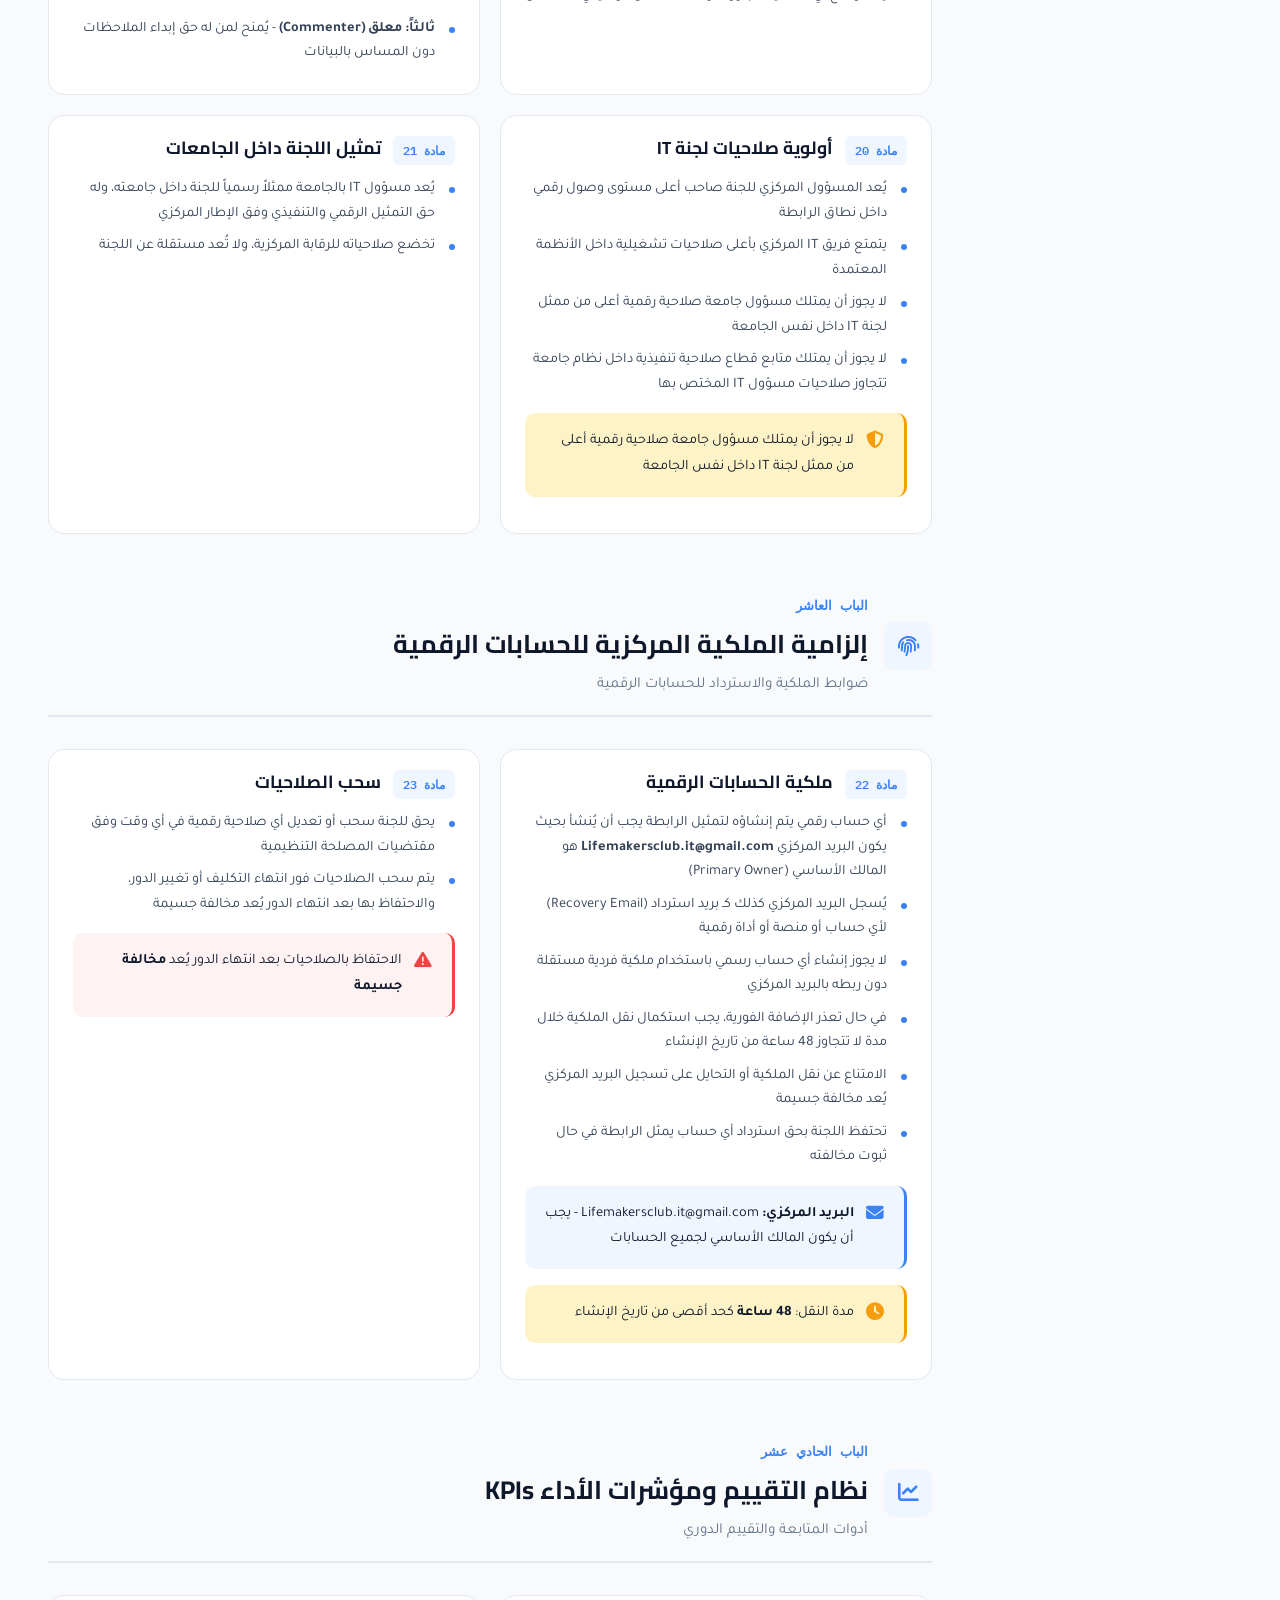
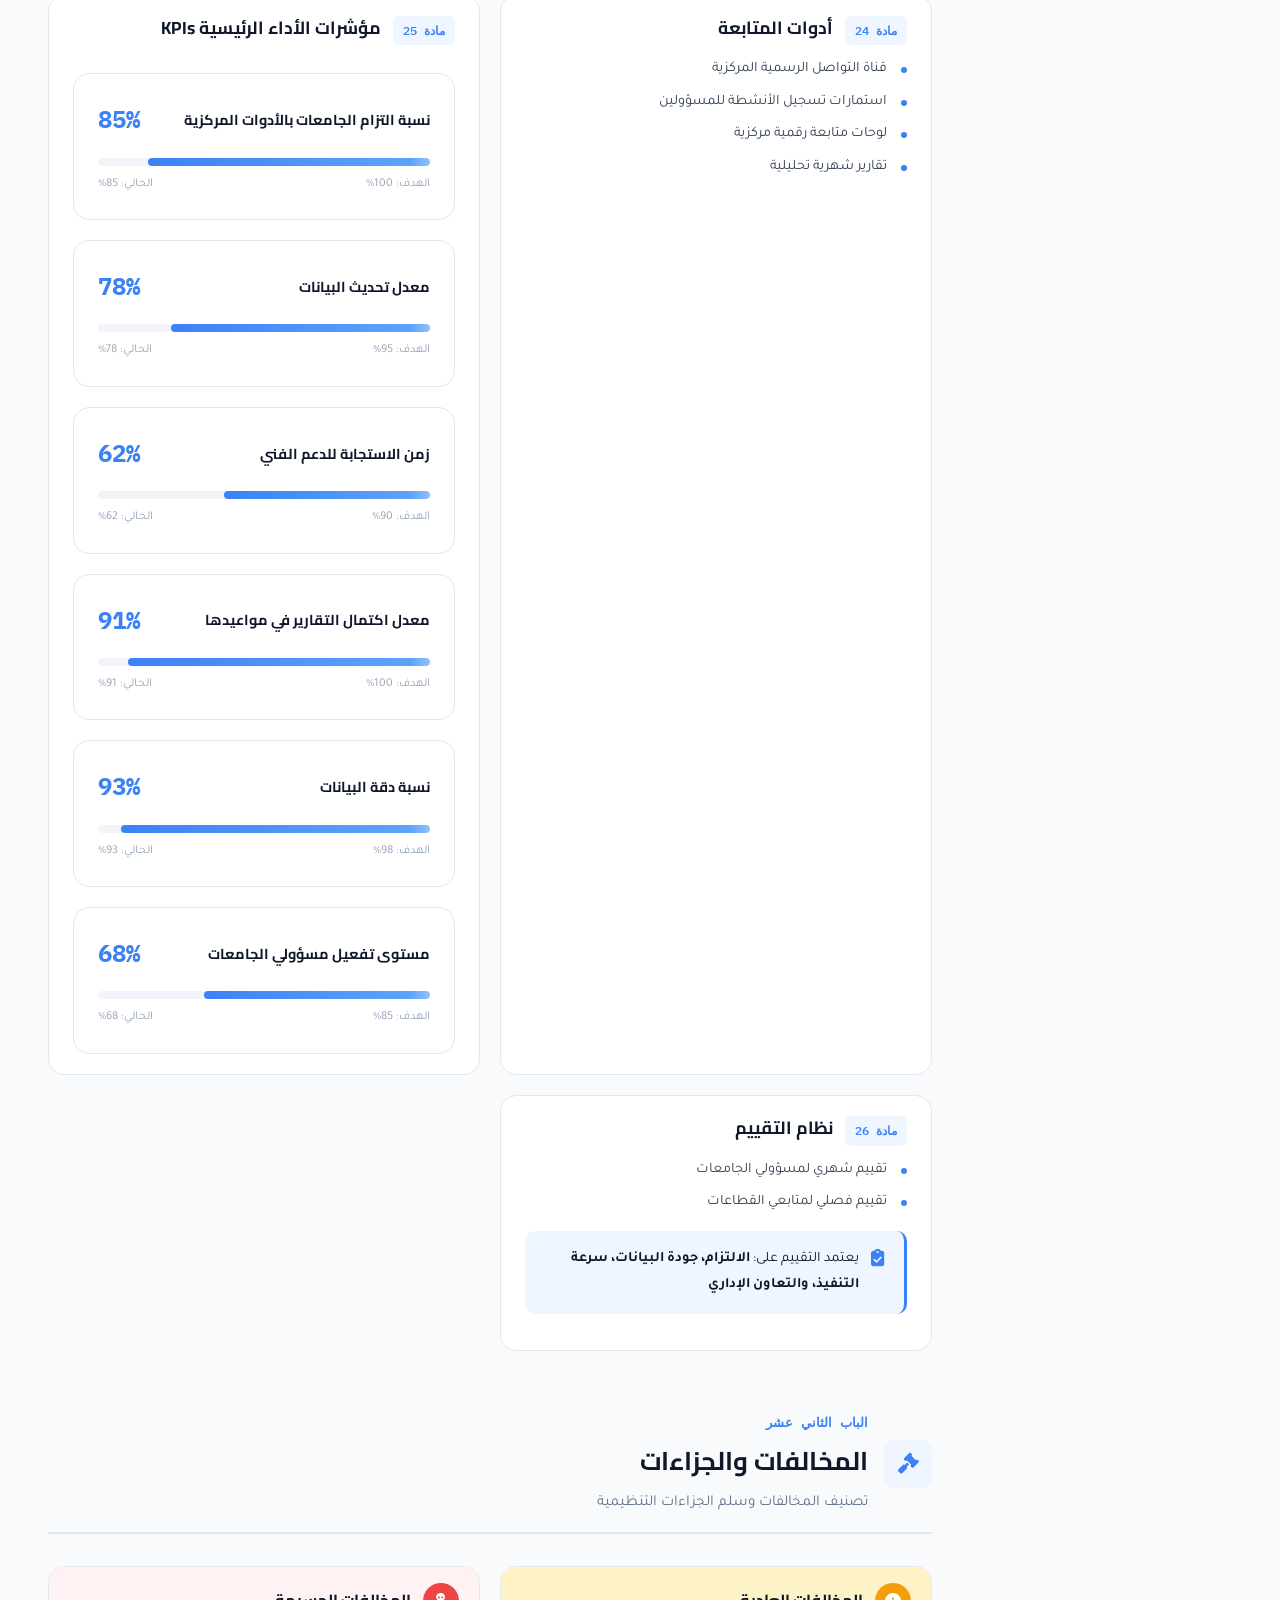
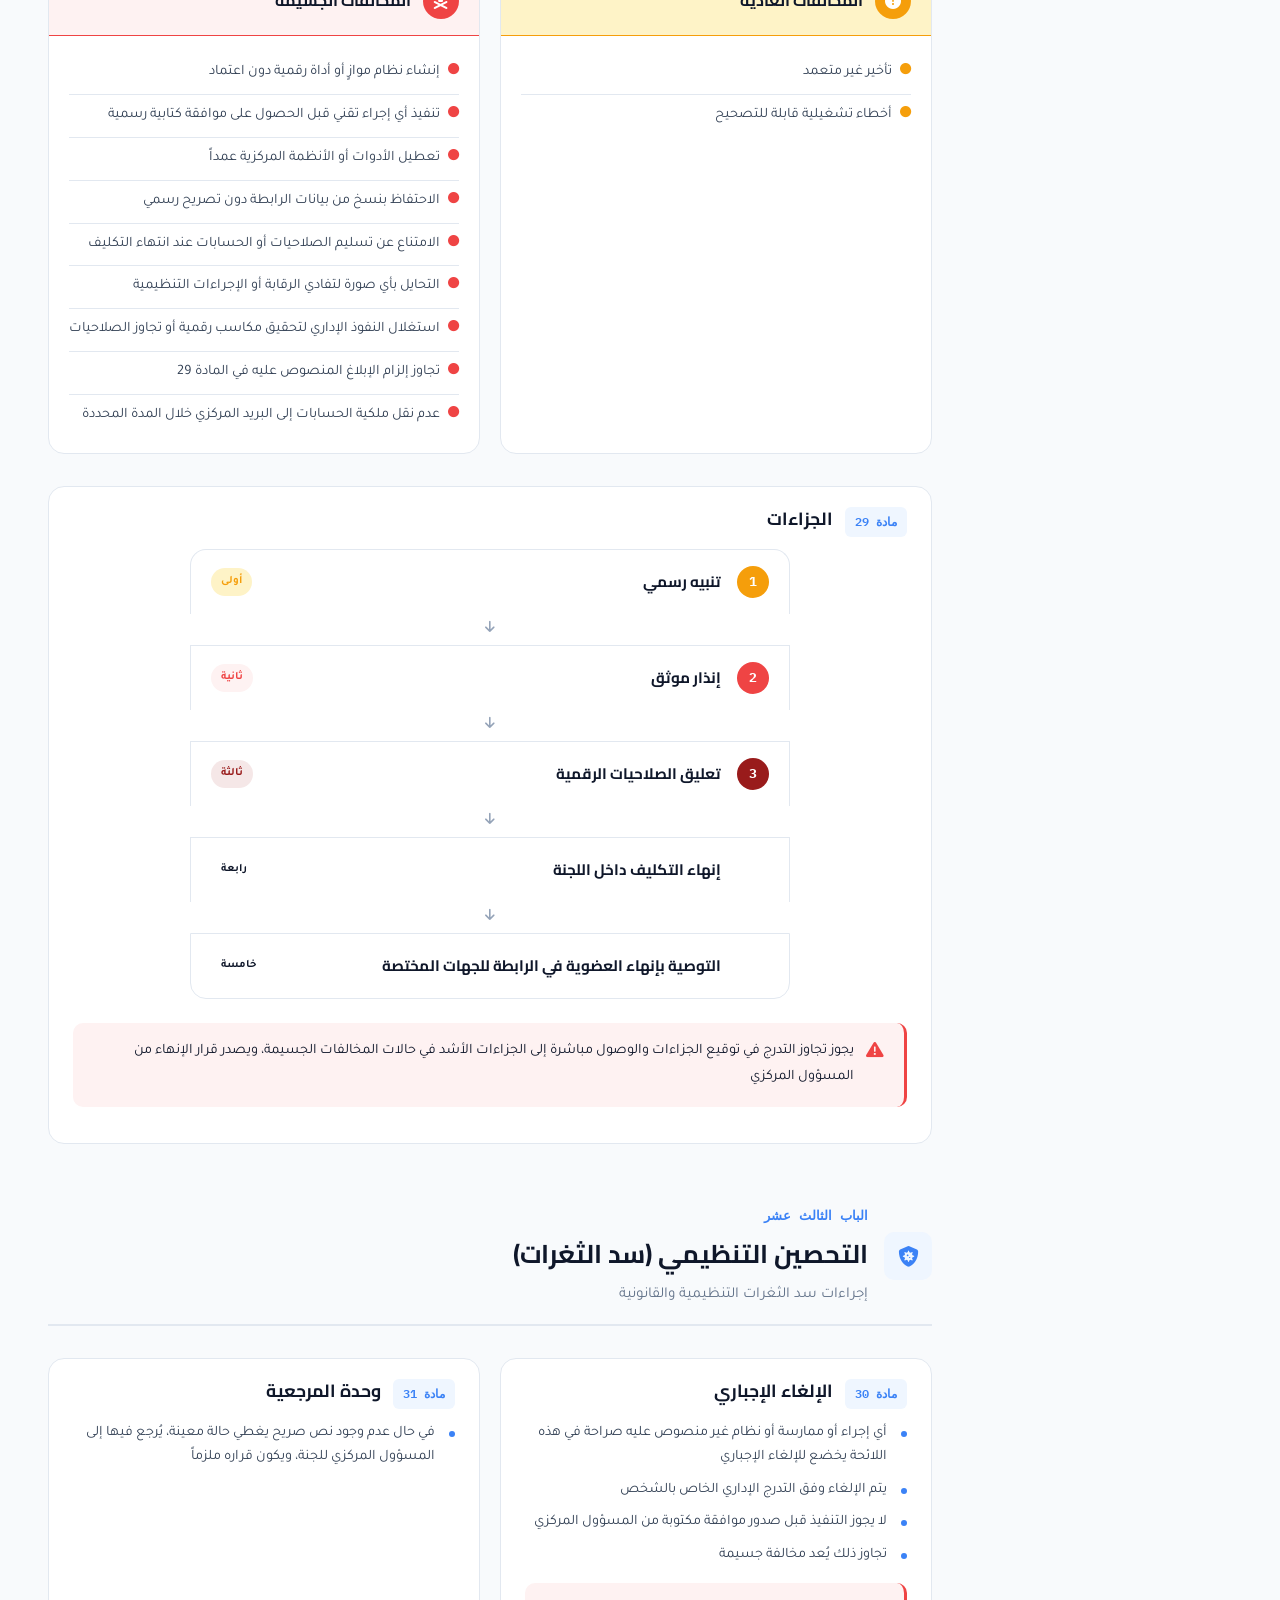
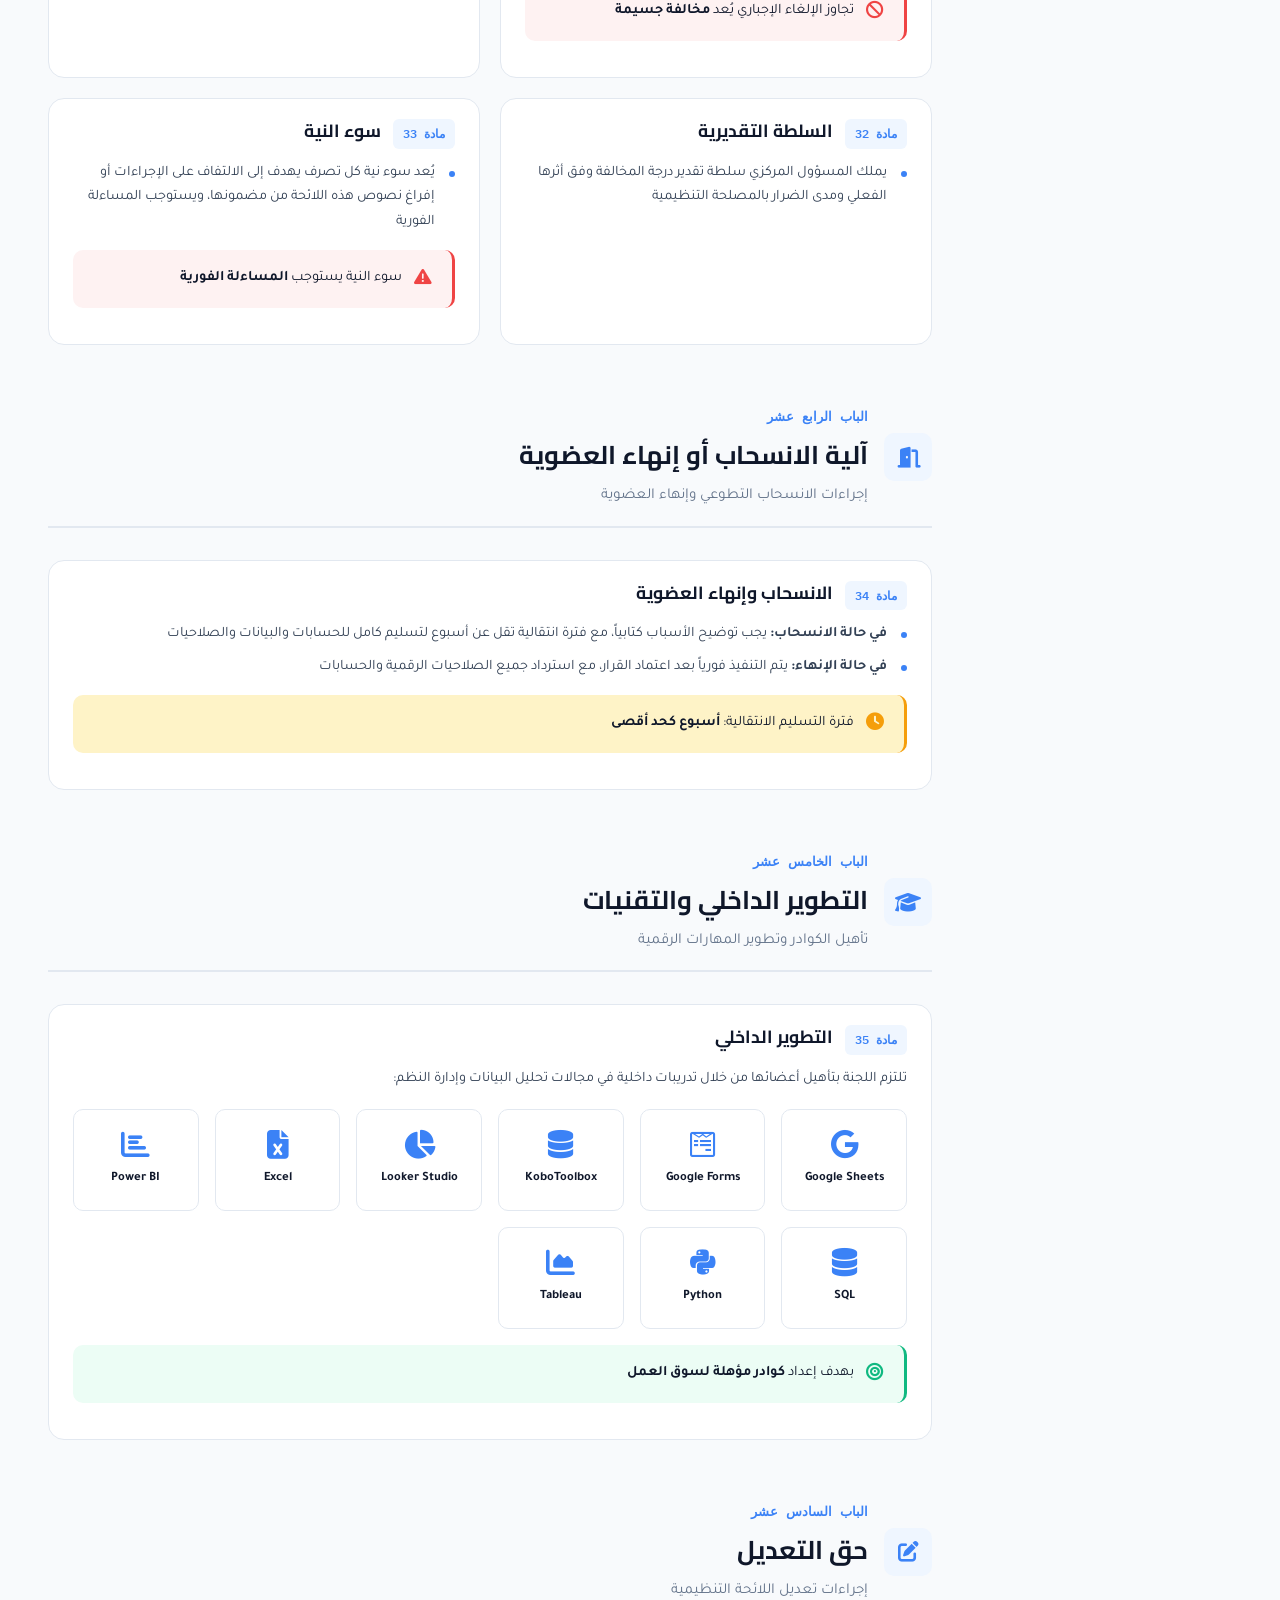
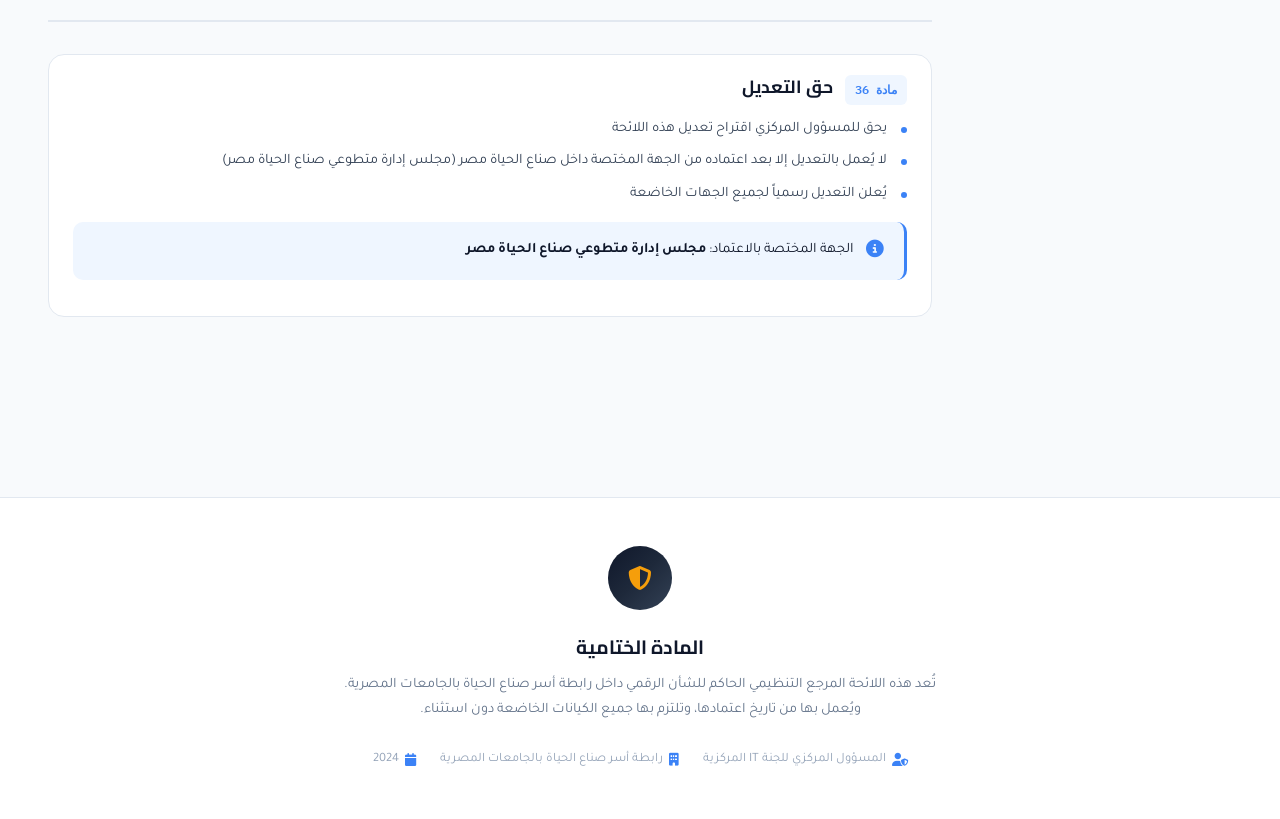
<file: index (8).html>
<!DOCTYPE html>
<html lang="ar" dir="rtl">
<head>
    <meta charset="UTF-8">
    <meta name="viewport" content="width=device-width, initial-scale=1.0">
    <title>اللائحة التنظيمية - لجنة إدارة تكنولوجيا المعلومات والتحول الرقمي</title>
    <link rel="preconnect" href="https://fonts.googleapis.com">
    <link rel="preconnect" href="https://fonts.gstatic.com" crossorigin>
    <link href="https://fonts.googleapis.com/css2?family=Cairo:wght@300;400;500;600;700;800;900&family=Tajawal:wght@300;400;500;700;800;900&family=IBM+Plex+Mono:wght@400;500;600&display=swap" rel="stylesheet">
    <link rel="stylesheet" href="https://cdnjs.cloudflare.com/ajax/libs/font-awesome/6.5.1/css/all.min.css">
    <link rel="stylesheet" href="styles.css">
</head>
<body>
    <!-- Theme Toggle -->
    <button class="theme-toggle" id="themeToggle" title="تبديل الوضع">
        <i class="fas fa-moon"></i>
    </button>

    <!-- Search Trigger -->
    <button class="search-trigger" id="searchTrigger">
        <i class="fas fa-search"></i>
        <span>بحث...</span>
        <kbd>Ctrl</kbd><kbd>K</kbd>
    </button>

    <!-- Search Overlay -->
    <div class="search-overlay" id="searchOverlay">
        <div class="search-box">
            <div class="search-input-wrapper">
                <i class="fas fa-search"></i>
                <input type="text" class="search-input" id="searchInput" placeholder="ابحث في اللائحة..." autocomplete="off">
                <button class="search-close" id="searchClose"><i class="fas fa-times"></i></button>
            </div>
            <div class="search-results" id="searchResults"></div>
        </div>
    </div>

    <!-- Sidebar Overlay (Mobile) -->
    <div class="sidebar-overlay" id="sidebarOverlay"></div>

    <!-- Mobile Toggle -->
    <button class="sidebar-toggle" id="sidebarToggle">
        <i class="fas fa-bars"></i>
    </button>

    <!-- Hero Section -->
    <section class="hero" id="hero">
        <canvas id="particles-canvas"></canvas>
        <div class="hero-content">
            <div class="hero-badge">
                <i class="fas fa-shield-alt"></i>
                <span>وثيقة تنظيمية رسمية</span>
            </div>
            <h1>اللائحة التنظيمية<br>لجنة إدارة تكنولوجيا المعلومات والتحول الرقمي</h1>
            <p class="hero-subtitle">الإطار التنظيمي الشامل لإدارة الشأن الرقمي داخل رابطة أسر صناع الحياة بالجامعات المصرية</p>
            <div class="hero-org">
                <i class="fas fa-university"></i>
                <span>رابطة أسر صناع الحياة بالجامعات المصرية</span>
            </div>
        </div>
        <div class="hero-scroll" onclick="document.getElementById('overview').scrollIntoView({behavior:'smooth'})">
            <i class="fas fa-chevron-down"></i>
        </div>
    </section>

    <div class="layout">
        <!-- Sidebar -->
        <aside class="sidebar" id="sidebar">
            <div class="sidebar-header">
                <div class="sidebar-title">فهرس اللائحة</div>
                <div class="sidebar-subtitle">16 باباً تنظيمياً</div>
            </div>
            <nav class="sidebar-nav" id="sidebarNav">
                <!-- Generated by JS -->
            </nav>
        </aside>

        <!-- Main Content -->
        <main class="main-content" id="mainContent">
            <!-- Content injected by JS -->
        </main>
    </div>

    <!-- Footer -->
    <footer class="page-footer" id="pageFooter">
        <div class="footer-seal"><i class="fas fa-shield-alt"></i></div>
        <div class="footer-title">المادة الختامية</div>
        <div class="footer-text">
            تُعد هذه اللائحة المرجع التنظيمي الحاكم للشأن الرقمي داخل رابطة أسر صناع الحياة بالجامعات المصرية.
            ويُعمل بها من تاريخ اعتمادها، وتلتزم بها جميع الكيانات الخاضعة دون استثناء.
        </div>
        <div class="footer-meta">
            <span><i class="fas fa-user-shield"></i> المسؤول المركزي للجنة IT المركزية</span>
            <span><i class="fas fa-building"></i> رابطة أسر صناع الحياة بالجامعات المصرية</span>
            <span><i class="fas fa-calendar"></i> 2024</span>
        </div>
    </footer>

    <script src="content.js"></script>
    <script src="script.js"></script>
</body>
</html>
</file>
<file: styles.css>
/* ===== CSS VARIABLES ===== */
:root {
    --bg-primary: #F8FAFC;
    --bg-secondary: #FFFFFF;
    --bg-tertiary: #F1F5F9;
    --bg-card: #FFFFFF;
    --bg-hero: linear-gradient(135deg, #0F172A 0%, #1E293B 50%, #334155 100%);
    --bg-sidebar: #FFFFFF;
    --bg-sidebar-active: #EFF6FF;
    --bg-code: #F1F5F9;
    --bg-warning: #FEF3C7;
    --bg-danger: #FEF2F2;
    --bg-success: #ECFDF5;
    --bg-info: #EFF6FF;
    --bg-accent: #EFF6FF;

    --text-primary: #0F172A;
    --text-secondary: #334155;
    --text-tertiary: #64748B;
    --text-muted: #94A3B8;
    --text-inverse: #FFFFFF;
    --text-on-dark: #E2E8F0;

    --border-primary: #E2E8F0;
    --border-secondary: #CBD5E1;
    --border-accent: #3B82F6;

    --accent-primary: #3B82F6;
    --accent-secondary: #60A5FA;
    --accent-tertiary: #93C5FD;
    --accent-glow: rgba(59, 130, 246, 0.15);

    --danger: #EF4444;
    --warning: #F59E0B;
    --success: #10B981;
    --info: #3B82F6;
    --purple: #8B5CF6;

    --shadow-sm: 0 1px 2px rgba(0,0,0,0.04);
    --shadow-md: 0 4px 12px rgba(0,0,0,0.06);
    --shadow-lg: 0 8px 30px rgba(0,0,0,0.08);
    --shadow-xl: 0 12px 40px rgba(0,0,0,0.12);
    --shadow-glow: 0 0 20px rgba(59, 130, 246, 0.15);

    --radius-sm: 6px;
    --radius-md: 10px;
    --radius-lg: 16px;
    --radius-xl: 24px;

    --transition-fast: 0.15s ease;
    --transition-normal: 0.3s ease;
    --transition-slow: 0.5s ease;

    --font-heading: 'Cairo', sans-serif;
    --font-body: 'Tajawal', sans-serif;
    --font-mono: 'IBM Plex Mono', monospace;
}

[data-theme="dark"] {
    --bg-primary: #0B0F19;
    --bg-secondary: #111827;
    --bg-tertiary: #1E293B;
    --bg-card: #1E293B;
    --bg-hero: linear-gradient(135deg, #020617 0%, #0F172A 50%, #1E293B 100%);
    --bg-sidebar: #111827;
    --bg-sidebar-active: #1E3A5F;
    --bg-code: #1E293B;
    --bg-warning: rgba(245, 158, 11, 0.1);
    --bg-danger: rgba(239, 68, 68, 0.1);
    --bg-success: rgba(16, 185, 129, 0.1);
    --bg-info: rgba(59, 130, 246, 0.1);
    --bg-accent: rgba(59, 130, 246, 0.08);

    --text-primary: #F1F5F9;
    --text-secondary: #CBD5E1;
    --text-tertiary: #94A3B8;
    --text-muted: #64748B;
    --text-inverse: #0F172A;
    --text-on-dark: #E2E8F0;

    --border-primary: #334155;
    --border-secondary: #475569;
    --border-accent: #60A5FA;

    --accent-primary: #60A5FA;
    --accent-secondary: #93C5FD;
    --accent-tertiary: #BFDBFE;
    --accent-glow: rgba(96, 165, 250, 0.2);

    --shadow-sm: 0 1px 2px rgba(0,0,0,0.3);
    --shadow-md: 0 4px 12px rgba(0,0,0,0.4);
    --shadow-lg: 0 8px 30px rgba(0,0,0,0.5);
    --shadow-xl: 0 12px 40px rgba(0,0,0,0.6);
    --shadow-glow: 0 0 30px rgba(96, 165, 250, 0.2);
}

* { margin: 0; padding: 0; box-sizing: border-box; }

html {
    scroll-behavior: smooth;
    scroll-padding-top: 80px;
}

body {
    font-family: var(--font-body);
    background: var(--bg-primary);
    color: var(--text-primary);
    line-height: 1.8;
    transition: background var(--transition-normal), color var(--transition-normal);
    overflow-x: hidden;
}

::-webkit-scrollbar { width: 8px; }
::-webkit-scrollbar-track { background: var(--bg-primary); }
::-webkit-scrollbar-thumb { background: var(--border-secondary); border-radius: 4px; }
::-webkit-scrollbar-thumb:hover { background: var(--accent-primary); }

/* ===== PARTICLES ===== */
#particles-canvas {
    position: absolute;
    top: 0; left: 0;
    width: 100%; height: 100%;
    pointer-events: none;
    z-index: 1;
}

/* ===== THEME TOGGLE ===== */
.theme-toggle {
    position: fixed;
    top: 20px; left: 20px;
    z-index: 1000;
    width: 48px; height: 48px;
    border-radius: 50%;
    border: 1px solid var(--border-primary);
    background: var(--bg-card);
    color: var(--text-primary);
    cursor: pointer;
    display: flex;
    align-items: center;
    justify-content: center;
    font-size: 1.2rem;
    transition: all var(--transition-normal);
    box-shadow: var(--shadow-md);
}
.theme-toggle:hover {
    transform: scale(1.1) rotate(15deg);
    box-shadow: var(--shadow-glow);
    border-color: var(--accent-primary);
}
.theme-toggle:active { transform: scale(0.95); }

/* ===== SEARCH ===== */
.search-overlay {
    position: fixed;
    top: 0; left: 0;
    width: 100%; height: 100%;
    background: rgba(0,0,0,0.6);
    backdrop-filter: blur(8px);
    z-index: 2000;
    display: none;
    align-items: flex-start;
    justify-content: center;
    padding-top: 100px;
    opacity: 0;
    transition: opacity var(--transition-normal);
}
.search-overlay.active { display: flex; opacity: 1; }
.search-box {
    width: 90%;
    max-width: 600px;
    background: var(--bg-card);
    border-radius: var(--radius-lg);
    box-shadow: var(--shadow-xl);
    overflow: hidden;
    transform: translateY(-20px);
    transition: transform var(--transition-normal);
}
.search-overlay.active .search-box { transform: translateY(0); }
.search-input-wrapper {
    display: flex;
    align-items: center;
    padding: 16px 20px;
    border-bottom: 1px solid var(--border-primary);
}
.search-input-wrapper i { color: var(--text-muted); margin-left: 12px; font-size: 1.1rem; }
.search-input {
    flex: 1;
    border: none;
    background: none;
    font-family: var(--font-body);
    font-size: 1.1rem;
    color: var(--text-primary);
    outline: none;
}
.search-input::placeholder { color: var(--text-muted); }
.search-close {
    background: none; border: none;
    color: var(--text-muted);
    cursor: pointer;
    font-size: 1.2rem;
    padding: 4px;
    transition: color var(--transition-fast);
}
.search-close:hover { color: var(--danger); }
.search-results { max-height: 400px; overflow-y: auto; }
.search-result-item {
    padding: 14px 20px;
    border-bottom: 1px solid var(--border-primary);
    cursor: pointer;
    transition: background var(--transition-fast);
}
.search-result-item:hover { background: var(--bg-tertiary); }
.search-result-item:last-child { border-bottom: none; }
.search-result-title {
    font-family: var(--font-heading);
    font-weight: 600;
    color: var(--text-primary);
    font-size: 0.95rem;
    margin-bottom: 4px;
}
.search-result-preview {
    color: var(--text-tertiary);
    font-size: 0.85rem;
    line-height: 1.5;
}
.search-result-badge {
    display: inline-block;
    padding: 2px 8px;
    border-radius: 4px;
    font-size: 0.7rem;
    font-weight: 600;
    margin-top: 6px;
}
.search-no-results {
    padding: 40px;
    text-align: center;
    color: var(--text-muted);
}

.search-trigger {
    position: fixed;
    top: 20px; left: 80px;
    z-index: 1000;
    display: flex;
    align-items: center;
    gap: 8px;
    padding: 10px 16px;
    border-radius: var(--radius-md);
    border: 1px solid var(--border-primary);
    background: var(--bg-card);
    color: var(--text-muted);
    cursor: pointer;
    font-family: var(--font-body);
    font-size: 0.9rem;
    transition: all var(--transition-normal);
    box-shadow: var(--shadow-sm);
}
.search-trigger:hover {
    border-color: var(--accent-primary);
    color: var(--accent-primary);
    box-shadow: var(--shadow-md);
}
.search-trigger kbd {
    background: var(--bg-tertiary);
    border: 1px solid var(--border-secondary);
    border-radius: 4px;
    padding: 2px 6px;
    font-size: 0.75rem;
    font-family: var(--font-mono);
}

/* ===== HERO ===== */
.hero {
    background: var(--bg-hero);
    min-height: 60vh;
    display: flex;
    flex-direction: column;
    align-items: center;
    justify-content: center;
    text-align: center;
    padding: 80px 24px 60px;
    position: relative;
    overflow: hidden;
}
.hero::before {
    content: '';
    position: absolute;
    top: 0; left: 0;
    width: 100%; height: 100%;
    background: radial-gradient(ellipse at center, transparent 0%, rgba(0,0,0,0.3) 100%);
    z-index: 2;
}
.hero-content {
    position: relative;
    z-index: 3;
    max-width: 800px;
}
.hero-badge {
    display: inline-flex;
    align-items: center;
    gap: 8px;
    padding: 8px 20px;
    background: rgba(255,255,255,0.1);
    backdrop-filter: blur(10px);
    border: 1px solid rgba(255,255,255,0.15);
    border-radius: 100px;
    color: var(--text-on-dark);
    font-size: 0.85rem;
    margin-bottom: 24px;
    animation: fadeInDown 0.8s ease;
}
.hero-badge i { color: var(--warning); }
.hero h1 {
    font-family: var(--font-heading);
    font-size: clamp(1.8rem, 4vw, 3rem);
    font-weight: 800;
    color: #FFFFFF;
    line-height: 1.3;
    margin-bottom: 16px;
    text-shadow: 0 2px 20px rgba(0,0,0,0.3);
    animation: fadeInUp 0.8s ease 0.1s both;
}
.hero-subtitle {
    font-size: clamp(1rem, 2vw, 1.25rem);
    color: rgba(255,255,255,0.75);
    margin-bottom: 32px;
    animation: fadeInUp 0.8s ease 0.2s both;
}
.hero-org {
    display: inline-flex;
    align-items: center;
    gap: 12px;
    padding: 12px 24px;
    background: rgba(255,255,255,0.08);
    backdrop-filter: blur(10px);
    border: 1px solid rgba(255,255,255,0.12);
    border-radius: var(--radius-lg);
    color: rgba(255,255,255,0.9);
    font-size: 0.9rem;
    animation: fadeInUp 0.8s ease 0.3s both;
}
.hero-org i { font-size: 1.3rem; color: var(--warning); }
.hero-scroll {
    position: absolute;
    bottom: 24px;
    left: 50%;
    transform: translateX(-50%);
    z-index: 3;
    color: rgba(255,255,255,0.5);
    font-size: 1.5rem;
    animation: bounce 2s infinite;
    cursor: pointer;
    transition: color var(--transition-fast);
}
.hero-scroll:hover { color: #FFFFFF; }

@keyframes fadeInDown {
    from { opacity: 0; transform: translateY(-20px); }
    to { opacity: 1; transform: translateY(0); }
}
@keyframes fadeInUp {
    from { opacity: 0; transform: translateY(30px); }
    to { opacity: 1; transform: translateY(0); }
}
@keyframes bounce {
    0%, 20%, 50%, 80%, 100% { transform: translateX(-50%) translateY(0); }
    40% { transform: translateX(-50%) translateY(-10px); }
    60% { transform: translateX(-50%) translateY(-5px); }
}

/* ===== LAYOUT ===== */
.layout {
    display: flex;
    max-width: 1400px;
    margin: 0 auto;
    position: relative;
}

/* ===== SIDEBAR ===== */
.sidebar {
    width: 300px;
    position: sticky;
    top: 0;
    height: 100vh;
    overflow-y: auto;
    background: var(--bg-sidebar);
    border-left: 1px solid var(--border-primary);
    padding: 24px 0;
    z-index: 100;
    transition: background var(--transition-normal);
}
.sidebar-header {
    padding: 0 20px 20px;
    border-bottom: 1px solid var(--border-primary);
    margin-bottom: 16px;
}
.sidebar-title {
    font-family: var(--font-heading);
    font-size: 1rem;
    font-weight: 700;
    color: var(--text-primary);
    margin-bottom: 4px;
}
.sidebar-subtitle {
    font-size: 0.8rem;
    color: var(--text-muted);
}
.sidebar-nav { padding: 0 12px; }
.nav-item {
    display: flex;
    align-items: center;
    gap: 10px;
    padding: 10px 14px;
    border-radius: var(--radius-md);
    color: var(--text-secondary);
    text-decoration: none;
    font-size: 0.9rem;
    font-weight: 500;
    transition: all var(--transition-fast);
    margin-bottom: 4px;
    cursor: pointer;
    border: none;
    background: none;
    width: 100%;
    text-align: right;
    font-family: var(--font-body);
}
.nav-item:hover {
    background: var(--bg-tertiary);
    color: var(--text-primary);
}
.nav-item.active {
    background: var(--bg-sidebar-active);
    color: var(--accent-primary);
    font-weight: 600;
}
.nav-item i {
    width: 20px;
    text-align: center;
    font-size: 0.85rem;
}
.nav-item .nav-number {
    font-family: var(--font-mono);
    font-size: 0.75rem;
    opacity: 0.6;
    margin-right: auto;
}
.nav-divider {
    height: 1px;
    background: var(--border-primary);
    margin: 12px 16px;
}
.nav-section-label {
    padding: 8px 16px;
    font-size: 0.7rem;
    font-weight: 700;
    color: var(--text-muted);
    text-transform: uppercase;
    letter-spacing: 0.5px;
}

.sidebar-toggle {
    display: none;
    position: fixed;
    top: 20px; right: 20px;
    z-index: 1001;
    width: 44px; height: 44px;
    border-radius: var(--radius-md);
    border: 1px solid var(--border-primary);
    background: var(--bg-card);
    color: var(--text-primary);
    cursor: pointer;
    align-items: center;
    justify-content: center;
    font-size: 1.1rem;
    box-shadow: var(--shadow-md);
}

/* ===== MAIN CONTENT ===== */
.main-content {
    flex: 1;
    padding: 40px 48px;
    min-height: 100vh;
}

/* ===== SECTIONS ===== */
.section {
    margin-bottom: 60px;
    scroll-margin-top: 80px;
}
.section-header {
    display: flex;
    align-items: center;
    gap: 16px;
    margin-bottom: 32px;
    padding-bottom: 16px;
    border-bottom: 2px solid var(--border-primary);
}
.section-icon {
    width: 48px; height: 48px;
    border-radius: var(--radius-md);
    background: var(--bg-accent);
    display: flex;
    align-items: center;
    justify-content: center;
    font-size: 1.3rem;
    color: var(--accent-primary);
    flex-shrink: 0;
}
.section-title-wrapper { flex: 1; }
.section-number {
    font-family: var(--font-mono);
    font-size: 0.8rem;
    color: var(--accent-primary);
    font-weight: 600;
    margin-bottom: 4px;
}
.section-title {
    font-family: var(--font-heading);
    font-size: 1.6rem;
    font-weight: 700;
    color: var(--text-primary);
}
.section-desc {
    color: var(--text-tertiary);
    font-size: 0.95rem;
    margin-top: 4px;
}

/* ===== OVERVIEW CARDS ===== */
.overview-grid {
    display: grid;
    grid-template-columns: repeat(auto-fit, minmax(220px, 1fr));
    gap: 16px;
    margin-bottom: 48px;
}
.overview-card {
    background: var(--bg-card);
    border: 1px solid var(--border-primary);
    border-radius: var(--radius-lg);
    padding: 24px;
    transition: all var(--transition-normal);
    cursor: pointer;
    position: relative;
    overflow: hidden;
}
.overview-card::before {
    content: '';
    position: absolute;
    top: 0; right: 0;
    width: 4px; height: 100%;
    background: var(--accent-primary);
    opacity: 0;
    transition: opacity var(--transition-normal);
}
.overview-card:hover {
    transform: translateY(-4px);
    box-shadow: var(--shadow-lg);
    border-color: var(--border-accent);
}
.overview-card:hover::before { opacity: 1; }
.overview-card-icon {
    width: 40px; height: 40px;
    border-radius: var(--radius-md);
    display: flex;
    align-items: center;
    justify-content: center;
    font-size: 1.1rem;
    margin-bottom: 12px;
}
.overview-card-title {
    font-family: var(--font-heading);
    font-size: 0.95rem;
    font-weight: 700;
    color: var(--text-primary);
    margin-bottom: 6px;
}
.overview-card-desc {
    font-size: 0.8rem;
    color: var(--text-tertiary);
    line-height: 1.6;
}

/* ===== ARTICLE CARDS ===== */
.articles-grid {
    display: grid;
    grid-template-columns: repeat(auto-fit, minmax(320px, 1fr));
    gap: 20px;
}
.article-card {
    background: var(--bg-card);
    border: 1px solid var(--border-primary);
    border-radius: var(--radius-lg);
    overflow: hidden;
    transition: all var(--transition-normal);
}
.article-card:hover {
    box-shadow: var(--shadow-lg);
    border-color: var(--border-accent);
    transform: translateY(-2px);
}
.article-header {
    padding: 20px 24px 12px;
    display: flex;
    align-items: flex-start;
    gap: 12px;
}
.article-number {
    font-family: var(--font-mono);
    font-size: 0.75rem;
    font-weight: 600;
    padding: 4px 10px;
    border-radius: 6px;
    background: var(--bg-accent);
    color: var(--accent-primary);
    white-space: nowrap;
}
.article-title {
    font-family: var(--font-heading);
    font-size: 1.1rem;
    font-weight: 700;
    color: var(--text-primary);
    line-height: 1.4;
}
.article-body { padding: 0 24px 20px; }
.article-list { list-style: none; }
.article-list li {
    position: relative;
    padding-right: 20px;
    margin-bottom: 8px;
    color: var(--text-secondary);
    font-size: 0.9rem;
    line-height: 1.7;
}
.article-list li::before {
    content: '';
    position: absolute;
    right: 0; top: 10px;
    width: 6px; height: 6px;
    border-radius: 50%;
    background: var(--accent-primary);
}
.article-footer {
    padding: 12px 24px;
    background: var(--bg-tertiary);
    border-top: 1px solid var(--border-primary);
    display: flex;
    align-items: center;
    gap: 8px;
    font-size: 0.8rem;
    color: var(--text-muted);
}
.article-footer i { color: var(--warning); }

/* ===== HIGHLIGHT BOXES ===== */
.highlight-box {
    border-radius: var(--radius-md);
    padding: 16px 20px;
    margin: 16px 0;
    display: flex;
    align-items: flex-start;
    gap: 12px;
    font-size: 0.9rem;
}
.highlight-box i {
    font-size: 1.1rem;
    margin-top: 2px;
    flex-shrink: 0;
}
.highlight-box.info {
    background: var(--bg-info);
    border-right: 3px solid var(--info);
    color: var(--text-primary);
}
.highlight-box.info i { color: var(--info); }
.highlight-box.warning {
    background: var(--bg-warning);
    border-right: 3px solid var(--warning);
    color: var(--text-primary);
}
.highlight-box.warning i { color: var(--warning); }
.highlight-box.danger {
    background: var(--bg-danger);
    border-right: 3px solid var(--danger);
    color: var(--text-primary);
}
.highlight-box.danger i { color: var(--danger); }
.highlight-box.success {
    background: var(--bg-success);
    border-right: 3px solid var(--success);
    color: var(--text-primary);
}
.highlight-box.success i { color: var(--success); }

/* ===== GOVERNANCE TREE ===== */
.governance-tree {
    background: var(--bg-card);
    border: 1px solid var(--border-primary);
    border-radius: var(--radius-lg);
    padding: 32px;
    overflow-x: auto;
}
.tree-level {
    display: flex;
    justify-content: center;
    gap: 24px;
    margin-bottom: 32px;
    position: relative;
}
.tree-level::after {
    content: '';
    position: absolute;
    bottom: -16px;
    left: 50%;
    transform: translateX(-50%);
    width: 2px;
    height: 16px;
    background: var(--border-secondary);
}
.tree-level:last-child::after { display: none; }
.tree-node {
    text-align: center;
    padding: 16px 24px;
    border-radius: var(--radius-md);
    border: 2px solid var(--border-primary);
    background: var(--bg-secondary);
    min-width: 160px;
    transition: all var(--transition-normal);
    cursor: pointer;
}
.tree-node:hover {
    border-color: var(--accent-primary);
    box-shadow: var(--shadow-md);
    transform: translateY(-2px);
}
.tree-node .node-icon {
    font-size: 1.5rem;
    margin-bottom: 8px;
}
.tree-node .node-title {
    font-family: var(--font-heading);
    font-weight: 700;
    font-size: 0.95rem;
    color: var(--text-primary);
    margin-bottom: 4px;
}
.tree-node .node-desc {
    font-size: 0.75rem;
    color: var(--text-muted);
}
.tree-node.owner { border-color: var(--accent-primary); background: var(--bg-accent); }
.tree-node.owner .node-icon { color: var(--accent-primary); }
.tree-node.admin { border-color: var(--purple); background: rgba(139, 92, 246, 0.05); }
.tree-node.admin .node-icon { color: var(--purple); }
.tree-node.manager { border-color: var(--warning); background: rgba(245, 158, 11, 0.05); }
.tree-node.manager .node-icon { color: var(--warning); }
.tree-node.editor { border-color: var(--success); background: rgba(16, 185, 129, 0.05); }
.tree-node.editor .node-icon { color: var(--success); }
.tree-node.viewer { border-color: var(--text-muted); background: rgba(148, 163, 184, 0.05); }
.tree-node.viewer .node-icon { color: var(--text-muted); }

/* ===== ACCESS LEVELS ===== */
.access-levels {
    display: grid;
    grid-template-columns: repeat(auto-fit, minmax(200px, 1fr));
    gap: 16px;
}
.access-card {
    background: var(--bg-card);
    border: 1px solid var(--border-primary);
    border-radius: var(--radius-lg);
    padding: 24px;
    text-align: center;
    transition: all var(--transition-normal);
    position: relative;
    overflow: hidden;
}
.access-card::before {
    content: '';
    position: absolute;
    top: 0; left: 0;
    width: 100%; height: 3px;
    background: var(--card-color);
}
.access-card:hover {
    transform: translateY(-4px);
    box-shadow: var(--shadow-lg);
}
.access-card .access-icon {
    width: 56px; height: 56px;
    border-radius: 50%;
    display: flex;
    align-items: center;
    justify-content: center;
    font-size: 1.4rem;
    margin: 0 auto 16px;
    background: var(--card-bg);
    color: var(--card-color);
}
.access-card .access-title {
    font-family: var(--font-heading);
    font-size: 1rem;
    font-weight: 700;
    color: var(--text-primary);
    margin-bottom: 8px;
}
.access-card .access-desc {
    font-size: 0.85rem;
    color: var(--text-tertiary);
    line-height: 1.6;
}
.access-card .access-badge {
    display: inline-block;
    margin-top: 12px;
    padding: 4px 12px;
    border-radius: 100px;
    font-size: 0.75rem;
    font-weight: 600;
    background: var(--card-bg);
    color: var(--card-color);
}

/* ===== VIOLATIONS ===== */
.violations-grid {
    display: grid;
    grid-template-columns: repeat(auto-fit, minmax(300px, 1fr));
    gap: 20px;
}
.violation-card {
    background: var(--bg-card);
    border: 1px solid var(--border-primary);
    border-radius: var(--radius-lg);
    overflow: hidden;
    transition: all var(--transition-normal);
}
.violation-card:hover { box-shadow: var(--shadow-lg); }
.violation-header {
    padding: 16px 20px;
    display: flex;
    align-items: center;
    gap: 12px;
    border-bottom: 1px solid var(--border-primary);
}
.violation-header.severe {
    background: var(--bg-danger);
    border-bottom-color: var(--danger);
}
.violation-header.normal {
    background: var(--bg-warning);
    border-bottom-color: var(--warning);
}
.violation-header .violation-icon {
    width: 36px; height: 36px;
    border-radius: 50%;
    display: flex;
    align-items: center;
    justify-content: center;
    font-size: 1rem;
    flex-shrink: 0;
}
.violation-header.severe .violation-icon { background: var(--danger); color: #fff; }
.violation-header.normal .violation-icon { background: var(--warning); color: #fff; }
.violation-header .violation-title {
    font-family: var(--font-heading);
    font-weight: 700;
    font-size: 1rem;
    color: var(--text-primary);
}
.violation-body { padding: 16px 20px; }
.violation-list { list-style: none; }
.violation-list li {
    padding: 8px 0;
    border-bottom: 1px solid var(--border-primary);
    font-size: 0.9rem;
    color: var(--text-secondary);
    display: flex;
    align-items: flex-start;
    gap: 8px;
}
.violation-list li:last-child { border-bottom: none; }
.violation-list li i {
    color: var(--danger);
    margin-top: 4px;
    font-size: 0.7rem;
}
.violation-list li.normal-item i { color: var(--warning); }

/* ===== PENALTY LADDER ===== */
.penalty-ladder {
    display: flex;
    flex-direction: column;
    gap: 0;
    max-width: 600px;
    margin: 0 auto;
}
.penalty-step {
    display: flex;
    align-items: center;
    gap: 16px;
    padding: 16px 20px;
    background: var(--bg-card);
    border: 1px solid var(--border-primary);
    border-bottom: none;
    transition: all var(--transition-normal);
    position: relative;
}
.penalty-step:first-child { border-radius: var(--radius-lg) var(--radius-lg) 0 0; }
.penalty-step:last-child {
    border-radius: 0 0 var(--radius-lg) var(--radius-lg);
    border-bottom: 1px solid var(--border-primary);
}
.penalty-step:hover { background: var(--bg-tertiary); }
.penalty-step-number {
    width: 32px; height: 32px;
    border-radius: 50%;
    display: flex;
    align-items: center;
    justify-content: center;
    font-family: var(--font-mono);
    font-size: 0.8rem;
    font-weight: 700;
    flex-shrink: 0;
    color: #fff;
}
.penalty-step:nth-child(1) .penalty-step-number { background: var(--warning); }
.penalty-step:nth-child(2) .penalty-step-number { background: #F97316; }
.penalty-step:nth-child(3) .penalty-step-number { background: #EF4444; }
.penalty-step:nth-child(4) .penalty-step-number { background: #DC2626; }
.penalty-step:nth-child(5) .penalty-step-number { background: #991B1B; }
.penalty-step-title {
    font-family: var(--font-heading);
    font-weight: 700;
    font-size: 0.95rem;
    color: var(--text-primary);
    flex: 1;
}
.penalty-step-badge {
    padding: 4px 10px;
    border-radius: 100px;
    font-size: 0.7rem;
    font-weight: 600;
}
.penalty-step:nth-child(1) .penalty-step-badge { background: var(--bg-warning); color: var(--warning); }
.penalty-step:nth-child(2) .penalty-step-badge { background: rgba(249, 115, 22, 0.1); color: #F97316; }
.penalty-step:nth-child(3) .penalty-step-badge { background: var(--bg-danger); color: var(--danger); }
.penalty-step:nth-child(4) .penalty-step-badge { background: rgba(220, 38, 38, 0.1); color: #DC2626; }
.penalty-step:nth-child(5) .penalty-step-badge { background: rgba(153, 27, 27, 0.1); color: #991B1B; }
.penalty-arrow {
    text-align: center;
    color: var(--text-muted);
    font-size: 0.8rem;
    padding: 4px 0;
}

/* ===== KPIs ===== */
.kpis-grid {
    display: grid;
    grid-template-columns: repeat(auto-fit, minmax(280px, 1fr));
    gap: 20px;
}
.kpi-card {
    background: var(--bg-card);
    border: 1px solid var(--border-primary);
    border-radius: var(--radius-lg);
    padding: 24px;
    transition: all var(--transition-normal);
}
.kpi-card:hover {
    box-shadow: var(--shadow-md);
    border-color: var(--border-accent);
}
.kpi-header {
    display: flex;
    align-items: center;
    justify-content: space-between;
    margin-bottom: 16px;
}
.kpi-title {
    font-family: var(--font-heading);
    font-size: 0.9rem;
    font-weight: 700;
    color: var(--text-primary);
}
.kpi-value {
    font-family: var(--font-mono);
    font-size: 1.5rem;
    font-weight: 700;
    color: var(--accent-primary);
}
.kpi-bar-bg {
    height: 8px;
    background: var(--bg-tertiary);
    border-radius: 4px;
    overflow: hidden;
    margin-bottom: 8px;
}
.kpi-bar-fill {
    height: 100%;
    border-radius: 4px;
    background: linear-gradient(90deg, var(--accent-primary), var(--accent-secondary));
    transition: width 1.5s ease;
    position: relative;
}
.kpi-bar-fill::after {
    content: '';
    position: absolute;
    top: 0; right: 0;
    width: 20px; height: 100%;
    background: linear-gradient(90deg, transparent, rgba(255,255,255,0.3));
    border-radius: 4px;
}
.kpi-footer {
    display: flex;
    justify-content: space-between;
    font-size: 0.75rem;
    color: var(--text-muted);
}

/* ===== TECH STACK ===== */
.tech-grid {
    display: grid;
    grid-template-columns: repeat(auto-fill, minmax(120px, 1fr));
    gap: 16px;
}
.tech-item {
    background: var(--bg-card);
    border: 1px solid var(--border-primary);
    border-radius: var(--radius-md);
    padding: 20px 12px;
    text-align: center;
    transition: all var(--transition-normal);
    cursor: pointer;
}
.tech-item:hover {
    transform: translateY(-4px);
    box-shadow: var(--shadow-md);
    border-color: var(--accent-primary);
}
.tech-item i {
    font-size: 1.8rem;
    color: var(--accent-primary);
    margin-bottom: 8px;
    display: block;
}
.tech-item span {
    font-size: 0.8rem;
    font-weight: 600;
    color: var(--text-primary);
    display: block;
}

/* ===== ACCORDION ===== */
.accordion {
    border: 1px solid var(--border-primary);
    border-radius: var(--radius-lg);
    overflow: hidden;
    background: var(--bg-card);
}
.accordion-item { border-bottom: 1px solid var(--border-primary); }
.accordion-item:last-child { border-bottom: none; }
.accordion-header {
    width: 100%;
    padding: 16px 20px;
    background: none;
    border: none;
    display: flex;
    align-items: center;
    gap: 12px;
    cursor: pointer;
    font-family: var(--font-body);
    font-size: 0.95rem;
    color: var(--text-primary);
    text-align: right;
    transition: background var(--transition-fast);
}
.accordion-header:hover { background: var(--bg-tertiary); }
.accordion-header i.fa-chevron-down {
    margin-right: auto;
    transition: transform var(--transition-fast);
    color: var(--text-muted);
    font-size: 0.8rem;
}
.accordion-header.active i.fa-chevron-down { transform: rotate(180deg); }
.accordion-header .acc-number {
    font-family: var(--font-mono);
    font-size: 0.75rem;
    color: var(--accent-primary);
    font-weight: 600;
    background: var(--bg-accent);
    padding: 2px 8px;
    border-radius: 4px;
}
.accordion-body {
    max-height: 0;
    overflow: hidden;
    transition: max-height var(--transition-slow), padding var(--transition-slow);
}
.accordion-body.open {
    max-height: 1000px;
    padding: 0 20px 16px;
}
.accordion-body p, .accordion-body li {
    color: var(--text-secondary);
    font-size: 0.9rem;
    line-height: 1.8;
}

/* ===== FOOTER ===== */
.page-footer {
    background: var(--bg-secondary);
    border-top: 1px solid var(--border-primary);
    padding: 48px;
    text-align: center;
    margin-top: 80px;
}
.footer-seal {
    width: 64px; height: 64px;
    border-radius: 50%;
    background: var(--bg-hero);
    display: flex;
    align-items: center;
    justify-content: center;
    margin: 0 auto 20px;
    font-size: 1.5rem;
    color: var(--warning);
}
.footer-title {
    font-family: var(--font-heading);
    font-size: 1.2rem;
    font-weight: 700;
    color: var(--text-primary);
    margin-bottom: 8px;
}
.footer-text {
    color: var(--text-tertiary);
    font-size: 0.9rem;
    max-width: 600px;
    margin: 0 auto 24px;
    line-height: 1.8;
}
.footer-meta {
    display: flex;
    justify-content: center;
    gap: 24px;
    flex-wrap: wrap;
    font-size: 0.8rem;
    color: var(--text-muted);
}
.footer-meta span {
    display: flex;
    align-items: center;
    gap: 6px;
}
.footer-meta i { color: var(--accent-primary); }

/* ===== RESPONSIVE ===== */
@media (max-width: 1024px) {
    .layout { flex-direction: column; }
    .sidebar {
        position: fixed;
        top: 0; right: -300px;
        width: 280px;
        height: 100vh;
        transition: right var(--transition-normal);
        box-shadow: var(--shadow-xl);
        z-index: 999;
    }
    .sidebar.open { right: 0; }
    .sidebar-overlay {
        display: none;
        position: fixed;
        top: 0; left: 0;
        width: 100%; height: 100%;
        background: rgba(0,0,0,0.5);
        z-index: 998;
    }
    .sidebar-overlay.active { display: block; }
    .sidebar-toggle { display: flex; }
    .main-content {
        padding: 24px;
        padding-top: 80px;
    }
    .hero { min-height: 50vh; padding-top: 100px; }
    .search-trigger { display: none; }
}

@media (max-width: 640px) {
    .main-content { padding: 16px; padding-top: 80px; }
    .articles-grid { grid-template-columns: 1fr; }
    .overview-grid { grid-template-columns: 1fr; }
    .section-header {
        flex-direction: column;
        text-align: center;
        gap: 12px;
    }
    .governance-tree { padding: 16px; }
    .tree-level {
        flex-direction: column;
        align-items: center;
        gap: 12px;
    }
    .tree-level::after { display: none; }
    .access-levels { grid-template-columns: 1fr; }
    .kpis-grid { grid-template-columns: 1fr; }
    .tech-grid { grid-template-columns: repeat(2, 1fr); }
    .penalty-ladder { max-width: 100%; }
}

/* ===== ANIMATIONS ===== */
.reveal {
    opacity: 0;
    transform: translateY(30px);
    transition: opacity 0.6s ease, transform 0.6s ease;
}
.reveal.visible {
    opacity: 1;
    transform: translateY(0);
}

/* ===== PRINT ===== */
@media print {
    .sidebar, .theme-toggle, .search-trigger, .search-overlay, .sidebar-toggle, .hero-scroll {
        display: none !important;
    }
    .main-content { padding: 20px; max-width: 100%; }
    .hero { min-height: auto; padding: 40px 20px; }
    body { background: #fff; color: #000; }
}
</file>
